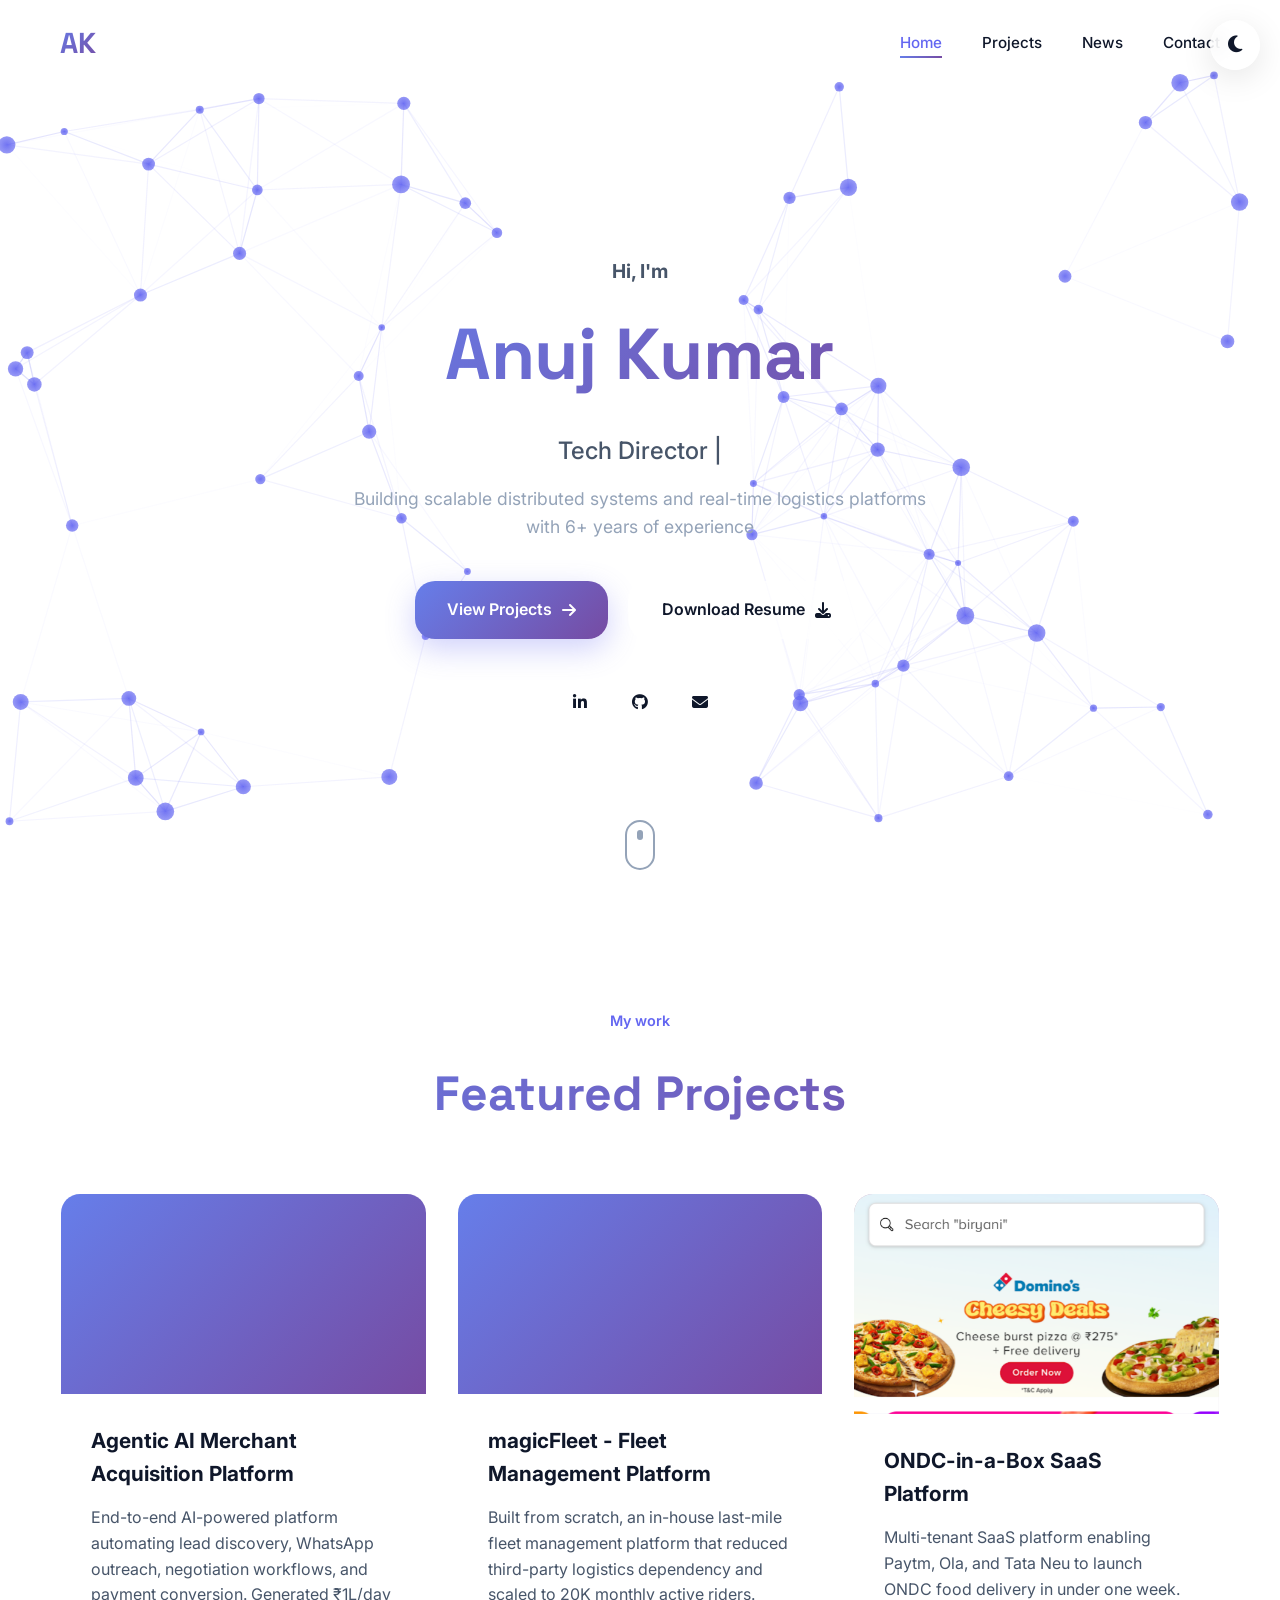
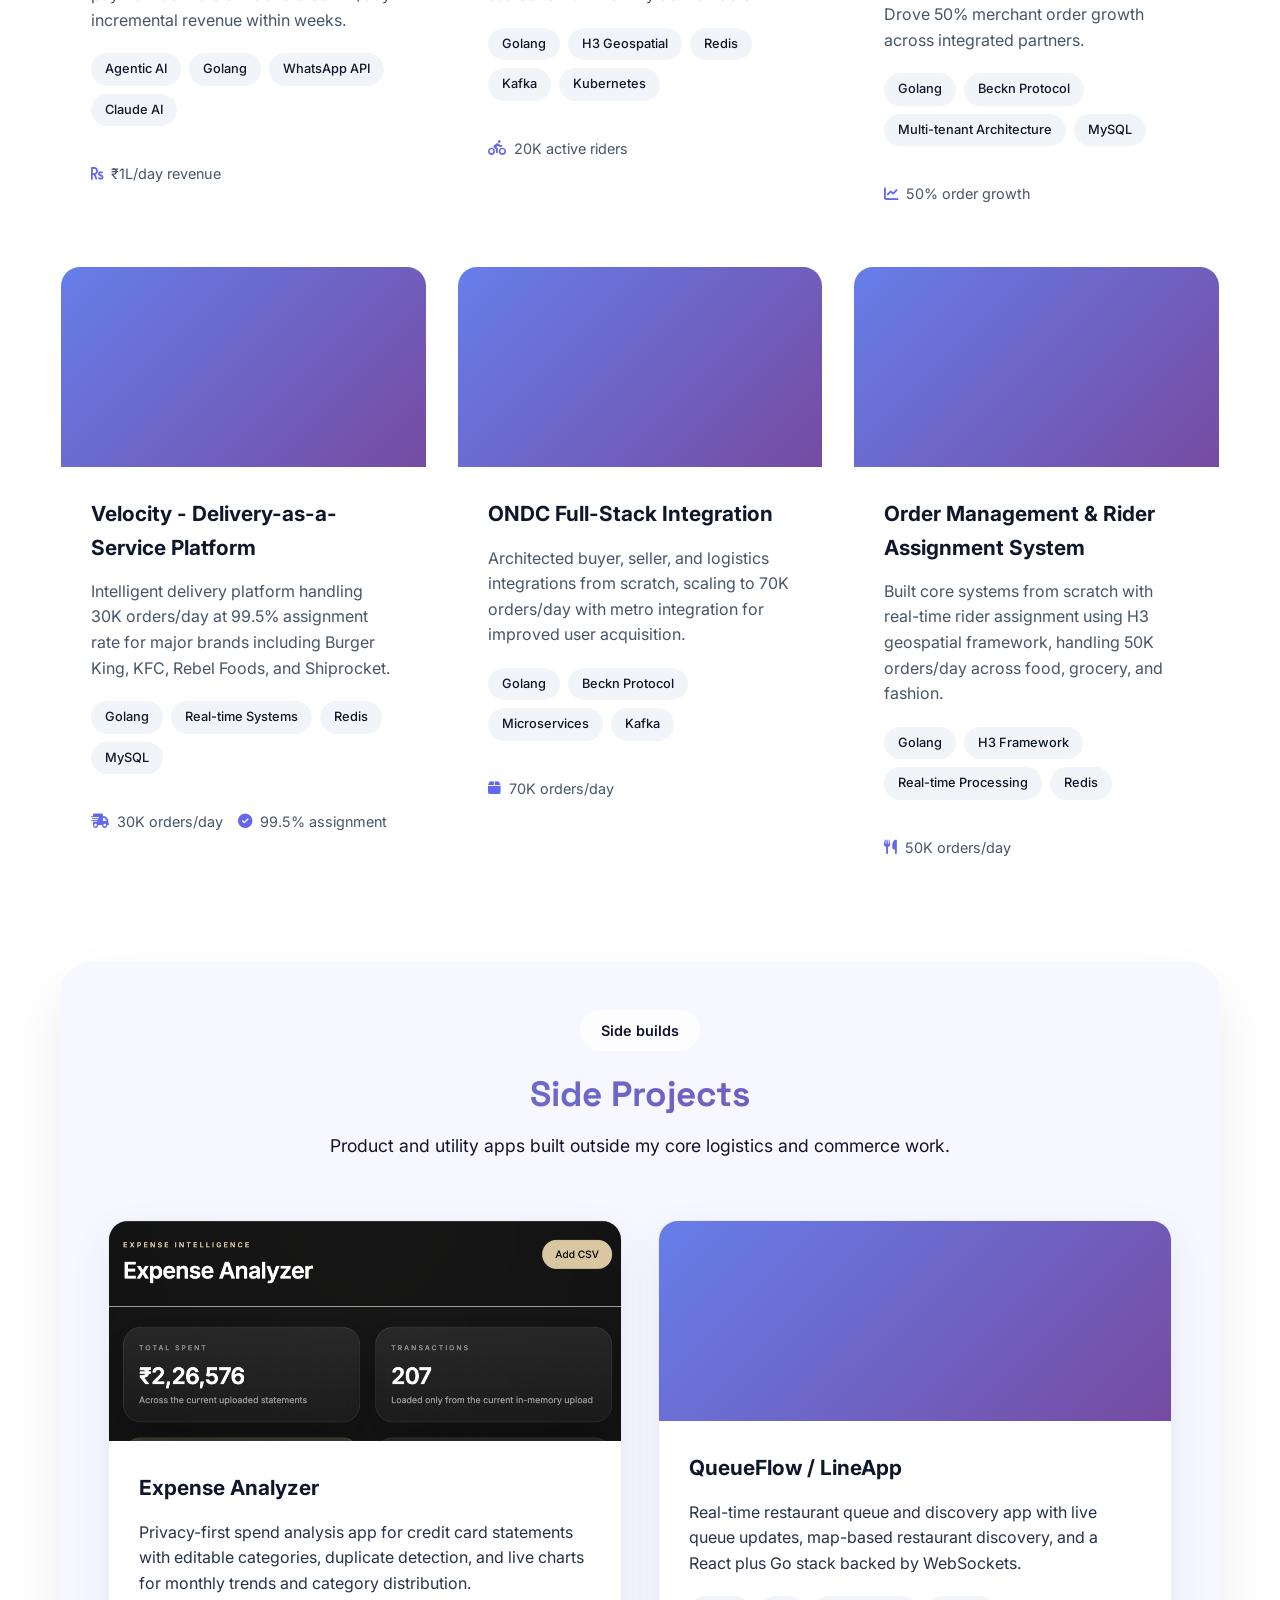
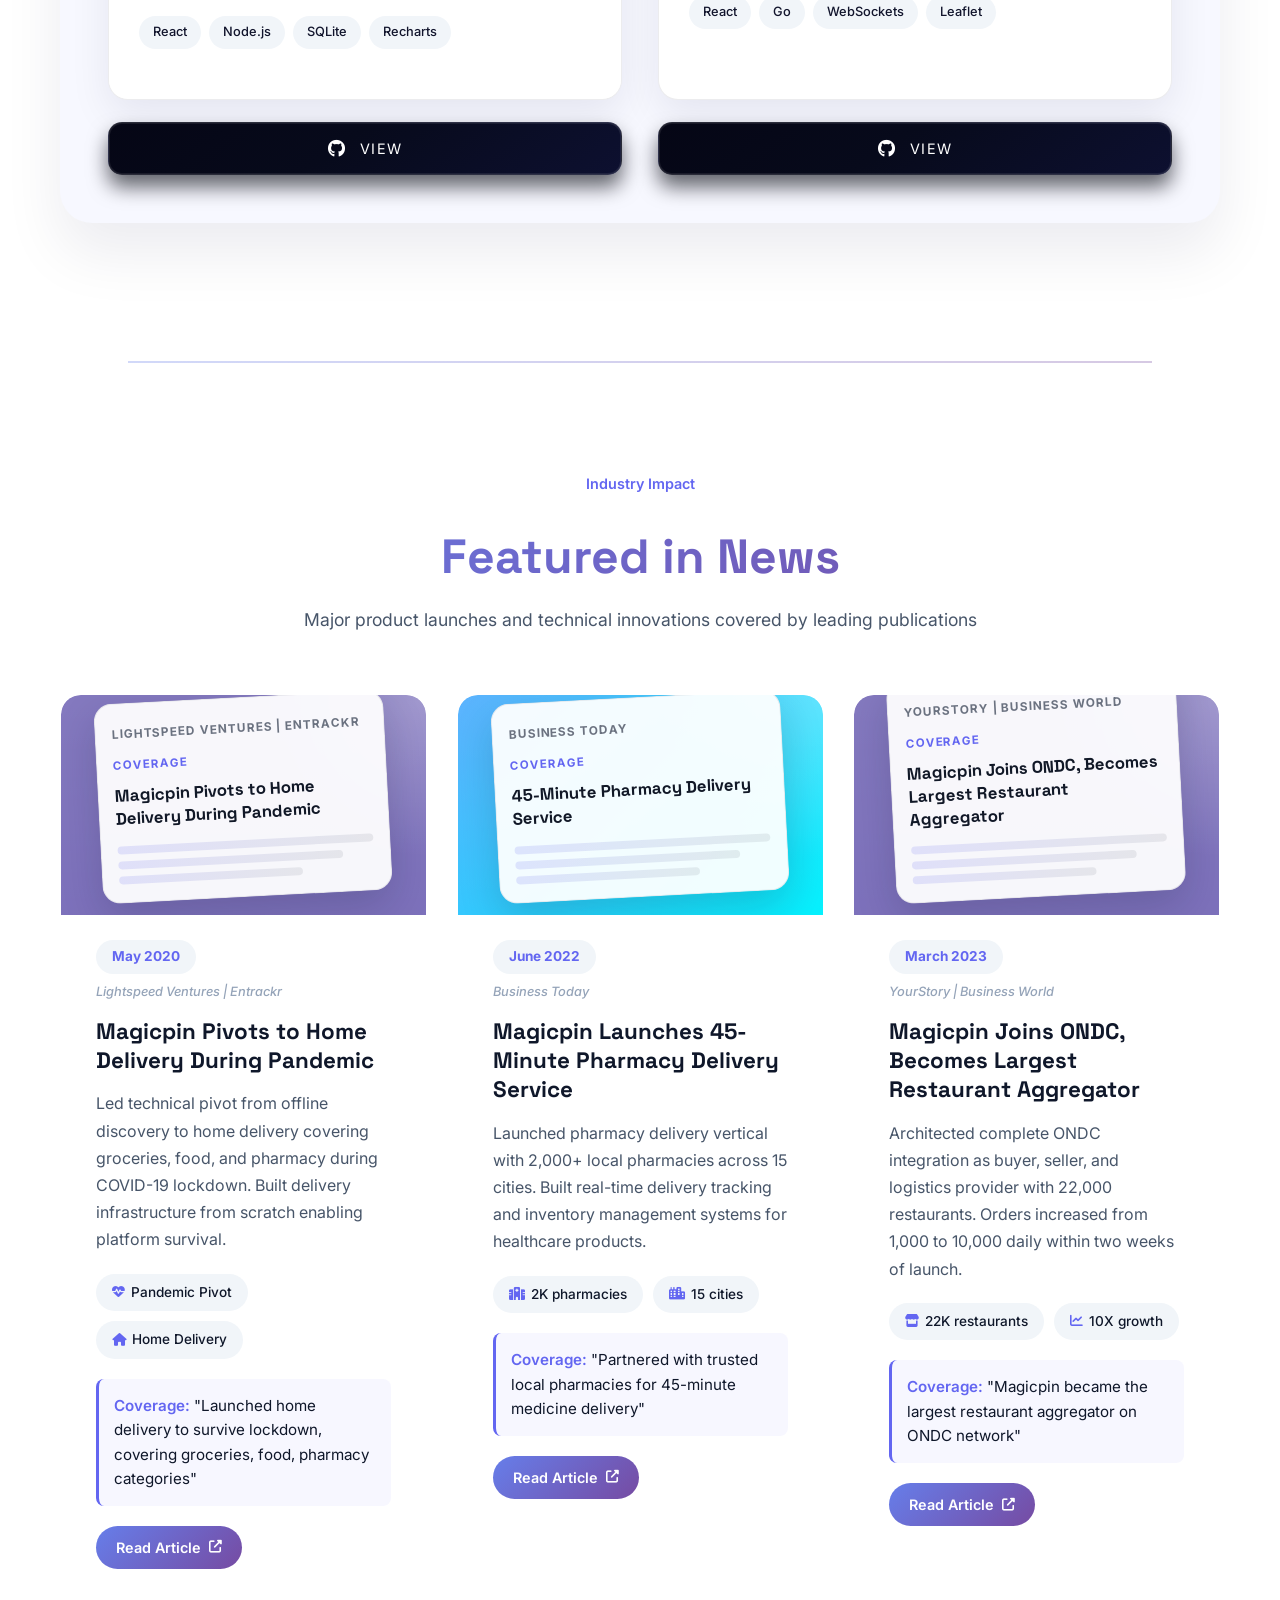
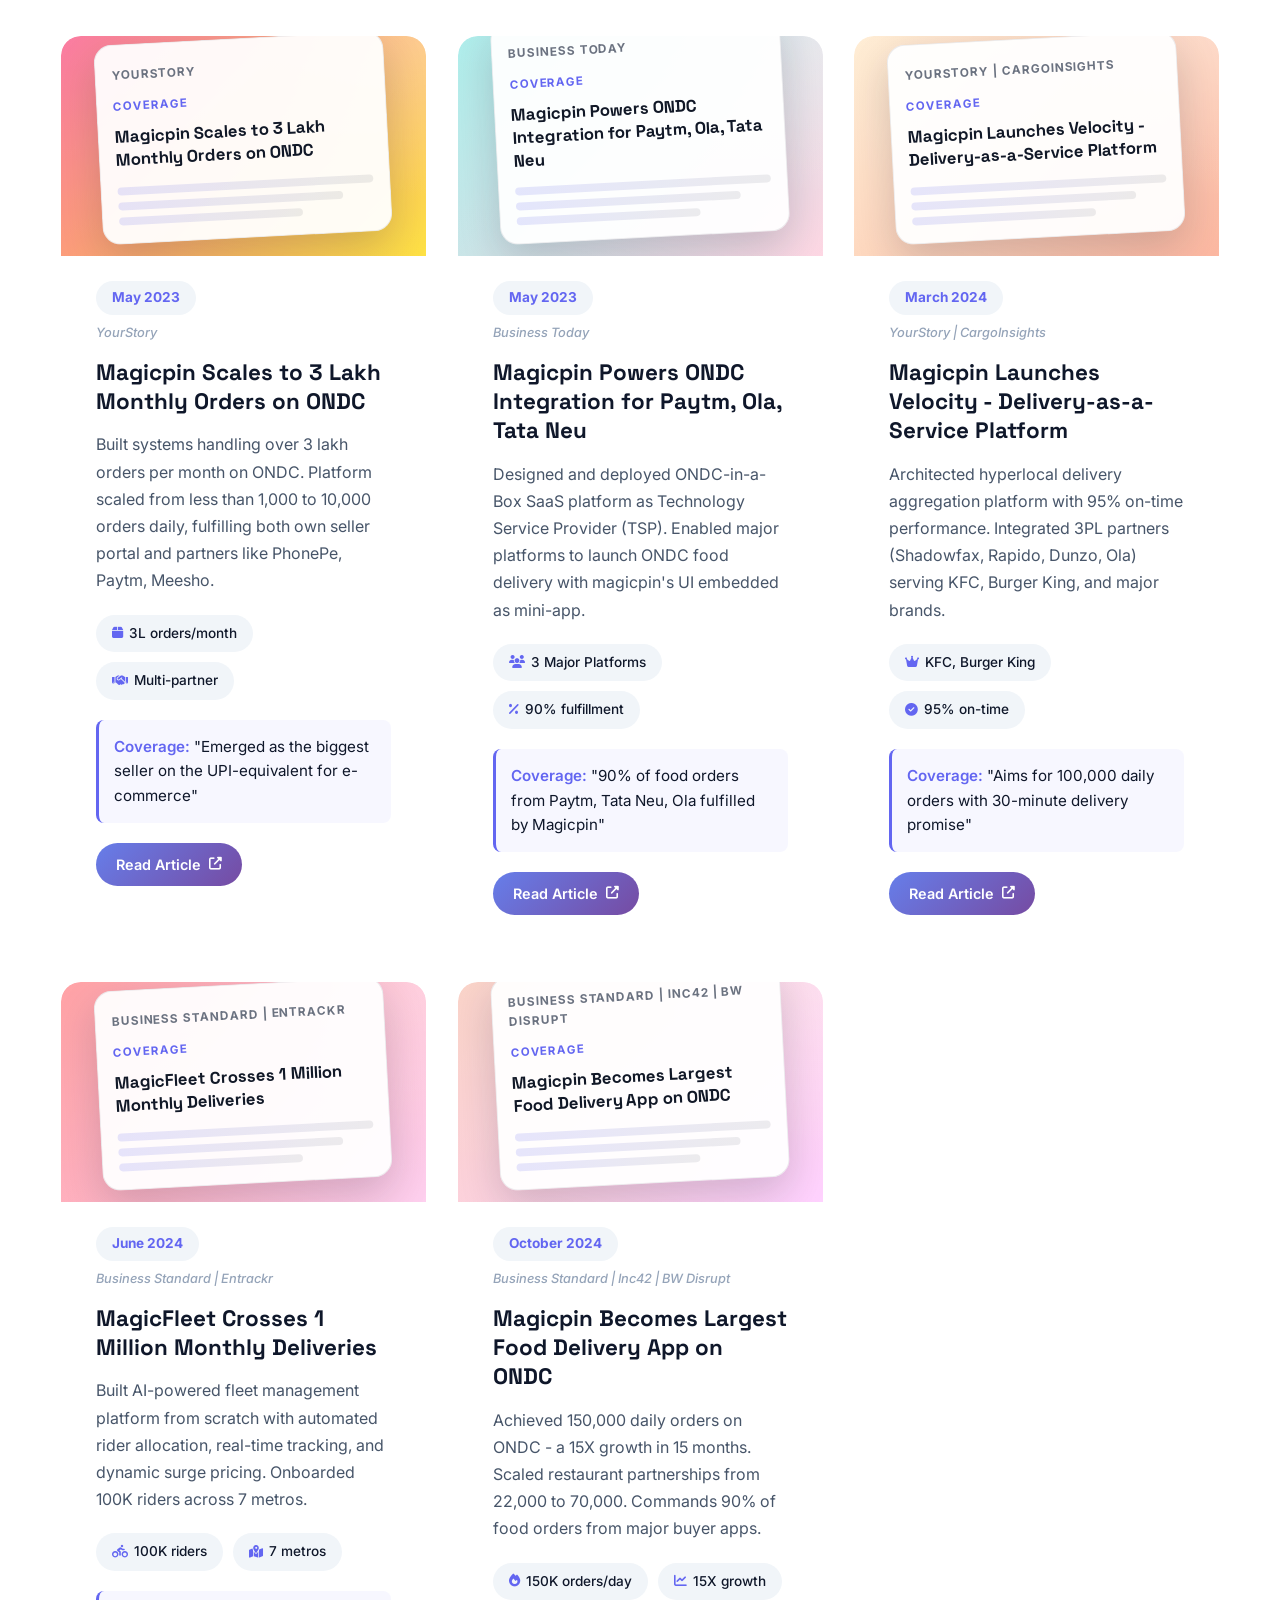
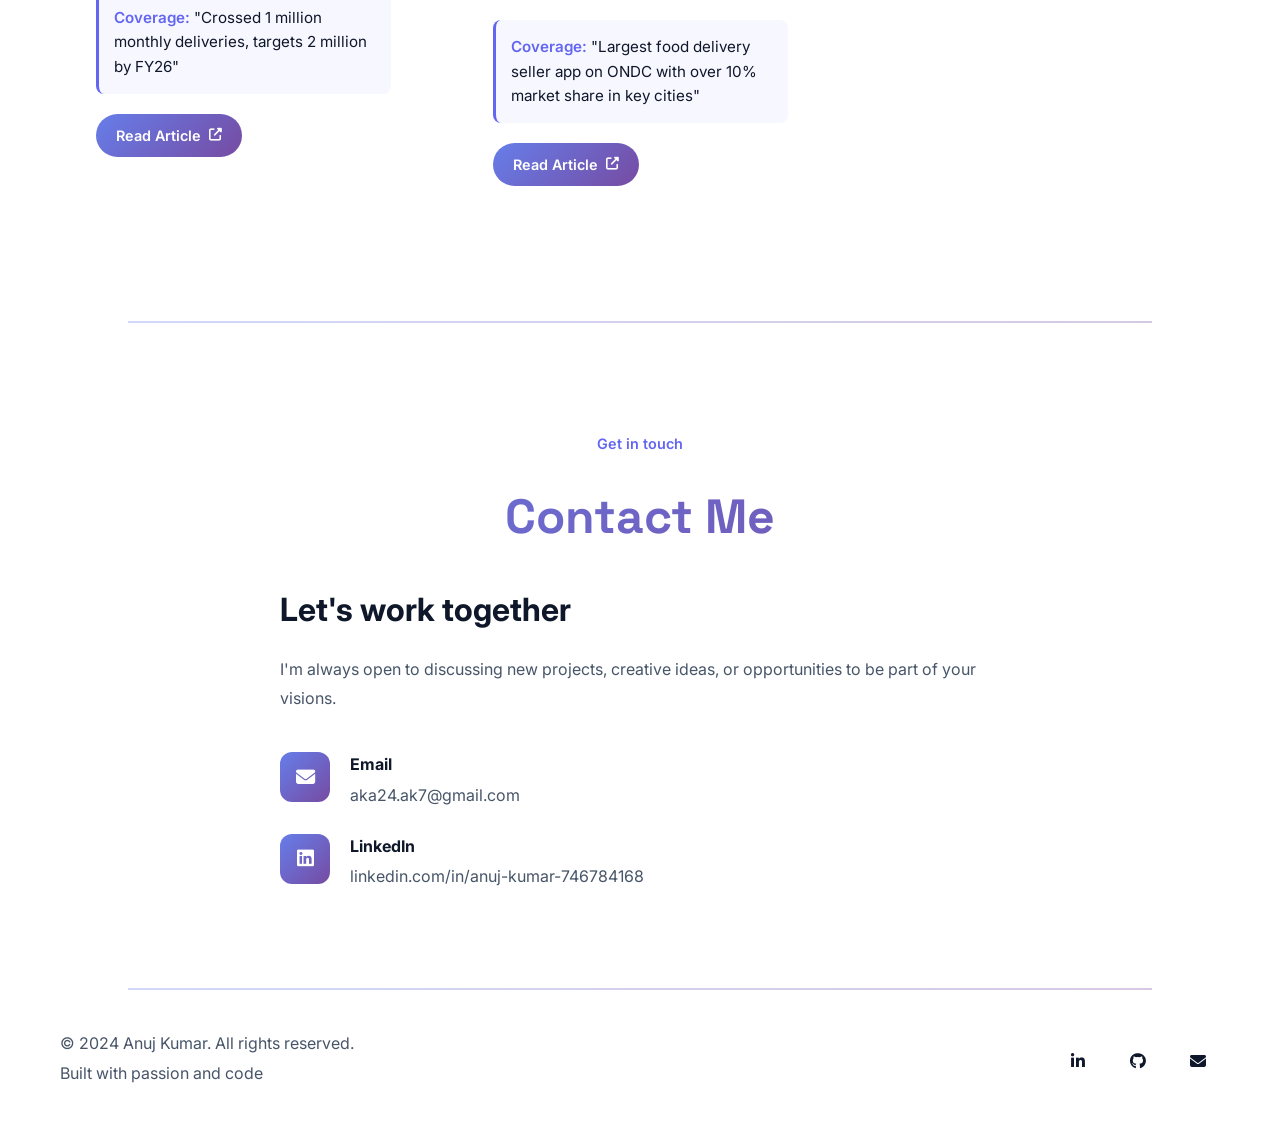
<file: index.html>
<!DOCTYPE html>
<html lang="en">
<head>
    <meta charset="UTF-8">
    <meta name="viewport" content="width=device-width, initial-scale=1.0">
    <meta name="description" content="Anuj Kumar - Tech Director & Engineering Manager with 6+ years experience in distributed systems, Golang, and platform development">
    <meta name="keywords" content="Anuj Kumar, Software Engineer, Tech Director, Golang, System Design, Backend Developer">
    <meta name="author" content="Anuj Kumar">
    <title>Anuj Kumar - Tech Director & Engineering Leader</title>

    <!-- Preconnect for performance -->
    <link rel="preconnect" href="https://fonts.googleapis.com">
    <link rel="preconnect" href="https://fonts.gstatic.com" crossorigin>

    <!-- Google Fonts -->
    <link href="https://fonts.googleapis.com/css2?family=Inter:wght@300;400;500;600;700;800&family=Space+Grotesk:wght@400;500;600;700&display=swap" rel="stylesheet">

    <!-- Font Awesome -->
    <link rel="stylesheet" href="https://cdnjs.cloudflare.com/ajax/libs/font-awesome/6.4.0/css/all.min.css">

    <!-- CSS -->
    <link rel="stylesheet" href="css/style.css">
</head>
<body>
    <!-- Theme Toggle Button -->
    <button id="theme-toggle" class="theme-toggle" aria-label="Toggle dark/light mode">
        <i class="fas fa-moon"></i>
    </button>

    <!-- Back to Top Button -->
    <button id="back-to-top" class="back-to-top" aria-label="Back to top">
        <i class="fas fa-arrow-up"></i>
    </button>

    <!-- Navigation -->
    <nav class="navbar" id="navbar">
        <div class="container">
            <div class="nav-content">
                <a href="#home" class="nav-logo">AK</a>
                <span class="nav-section-title" id="nav-section-title">Home</span>
                <ul class="nav-menu" id="nav-menu">
                    <li><a href="#home" class="nav-link">Home</a></li>
                    <li><a href="#projects" class="nav-link">Projects</a></li>
                    <li><a href="#news" class="nav-link">News</a></li>
                    <li><a href="#contact" class="nav-link">Contact</a></li>
                </ul>
                <button class="nav-toggle" id="nav-toggle" aria-label="Toggle navigation menu">
                    <span></span>
                    <span></span>
                    <span></span>
                </button>
            </div>
        </div>
    </nav>

    <!-- Hero Section -->
    <section id="home" class="hero">
        <div class="particles-container" id="particles"></div>
        <div class="container">
            <div class="hero-content">
                <div class="hero-text">
                    <h1 class="hero-title">
                        <span class="greeting">Hi, I'm</span>
                        <span class="name">Anuj Kumar</span>
                    </h1>
                    <p class="hero-tagline">Tech Director | Engineering Manager | System Architect</p>
                    <p class="hero-description">
                        Building scalable distributed systems and real-time logistics platforms with 6+ years of experience
                    </p>
                    <div class="hero-buttons">
                        <a href="#projects" class="btn btn-primary">
                            <span>View Projects</span>
                            <i class="fas fa-arrow-right"></i>
                        </a>
                        <a href="assets/resume/resume.pdf" download class="btn btn-secondary">
                            <span>Download Resume</span>
                            <i class="fas fa-download"></i>
                        </a>
                    </div>
                    <div class="hero-social">
                        <a href="https://www.linkedin.com/in/anuj-kumar-746784168/" target="_blank" rel="noopener" class="social-link" aria-label="LinkedIn">
                            <i class="fab fa-linkedin-in"></i>
                        </a>
                        <a href="https://github.com/anujkr2407" target="_blank" rel="noopener" class="social-link" aria-label="GitHub">
                            <i class="fab fa-github"></i>
                        </a>
                        <a href="mailto:aka24.ak7@gmail.com" class="social-link" aria-label="Email">
                            <i class="fas fa-envelope"></i>
                        </a>
                    </div>
                </div>
            </div>
        </div>
        <div class="scroll-indicator">
            <span></span>
        </div>
    </section>

    <!-- Projects Section -->
    <section id="projects" class="projects section">
        <div class="container">
            <div class="section-header">
                <span class="section-label">My work</span>
                <h2 class="section-title">Featured Projects</h2>
            </div>
            <div class="projects-grid">
                <!-- Project 1: Agentic AI Platform -->
                <div class="project-card">
                    <div class="project-image">
                        <div class="project-overlay">
                            <div class="project-links">
                                <a href="#" class="project-link" aria-label="View project">
                                    <i class="fas fa-external-link-alt"></i>
                                </a>
                            </div>
                        </div>
                    </div>
                    <div class="project-content">
                        <h3>Agentic AI Merchant Acquisition Platform</h3>
                        <p>End-to-end AI-powered platform automating lead discovery, WhatsApp outreach, negotiation workflows, and payment conversion. Generated ₹1L/day incremental revenue within weeks.</p>
                        <div class="project-tech">
                            <span>Agentic AI</span>
                            <span>Golang</span>
                            <span>WhatsApp API</span>
                            <span>Claude AI</span>
                        </div>
                        <div class="project-stats">
                            <div class="stat">
                                <i class="fas fa-rupee-sign"></i>
                                <span>₹1L/day revenue</span>
                            </div>
                        </div>
                    </div>
                </div>

                <!-- Project 2: magicFleet -->
                <div class="project-card">
                    <div class="project-image">
                        <div class="project-overlay">
                            <div class="project-links">
                                <a href="https://play.google.com/store/apps/details?id=com.magicpin.fleet&hl=en_IN" target="_blank" rel="noopener" class="project-link" aria-label="View project">
                                    <i class="fas fa-external-link-alt"></i>
                                </a>
                            </div>
                        </div>
                    </div>
                    <div class="project-content">
                        <h3>magicFleet - Fleet Management Platform</h3>
                        <p>Built from scratch, an in-house last-mile fleet management platform that reduced third-party logistics dependency and scaled to 20K monthly active riders.</p>
                        <div class="project-tech">
                            <span>Golang</span>
                            <span>H3 Geospatial</span>
                            <span>Redis</span>
                            <span>Kafka</span>
                            <span>Kubernetes</span>
                        </div>
                        <div class="project-stats">
                            <div class="stat">
                                <i class="fas fa-biking"></i>
                                <span>20K active riders</span>
                            </div>
                        </div>
                    </div>
                </div>

                <!-- Project 3: ONDC-in-a-Box -->
                <div class="project-card project-card--ondc js-hover-video-card">
                    <div class="project-card-flip js-hover-video-card">
                        <div class="project-card-face project-card-face--front">
                            <div class="project-image project-image--ondc">
                                <img
                                    class="project-image-asset"
                                    src="assets/media/ondc-thumbnail.png"
                                    alt="ONDC-in-a-Box product thumbnail"
                                >
                            </div>
                            <div class="project-content">
                                <h3>ONDC-in-a-Box SaaS Platform</h3>
                                <p>Multi-tenant SaaS platform enabling Paytm, Ola, and Tata Neu to launch ONDC food delivery in under one week. Drove 50% merchant order growth across integrated partners.</p>
                                <div class="project-tech">
                                    <span>Golang</span>
                                    <span>Beckn Protocol</span>
                                    <span>Multi-tenant Architecture</span>
                                    <span>MySQL</span>
                                </div>
                                <div class="project-stats">
                                    <div class="stat">
                                        <i class="fas fa-chart-line"></i>
                                        <span>50% order growth</span>
                                    </div>
                                </div>
                            </div>
                        </div>
                        <div class="project-card-face project-card-face--back">
                            <video class="project-hover-video" muted loop playsinline preload="none" poster="assets/media/ondc-thumbnail.png">
                                <source src="assets/media/ondc-hover.mp4" type="video/mp4">
                            </video>
                        </div>
                    </div>
                </div>

                <!-- Project 4: Velocity DaaS -->
                <div class="project-card">
                    <div class="project-image">
                        <div class="project-overlay">
                            <div class="project-links">
                                <a href="#" class="project-link" aria-label="View project">
                                    <i class="fas fa-external-link-alt"></i>
                                </a>
                            </div>
                        </div>
                    </div>
                    <div class="project-content">
                        <h3>Velocity - Delivery-as-a-Service Platform</h3>
                        <p>Intelligent delivery platform handling 30K orders/day at 99.5% assignment rate for major brands including Burger King, KFC, Rebel Foods, and Shiprocket.</p>
                        <div class="project-tech">
                            <span>Golang</span>
                            <span>Real-time Systems</span>
                            <span>Redis</span>
                            <span>MySQL</span>
                        </div>
                        <div class="project-stats">
                            <div class="stat">
                                <i class="fas fa-shipping-fast"></i>
                                <span>30K orders/day</span>
                            </div>
                            <div class="stat">
                                <i class="fas fa-check-circle"></i>
                                <span>99.5% assignment</span>
                            </div>
                        </div>
                    </div>
                </div>

                <!-- Project 5: ONDC Integration -->
                <div class="project-card">
                    <div class="project-image">
                        <div class="project-overlay">
                            <div class="project-links">
                                <a href="#" class="project-link" aria-label="View project">
                                    <i class="fas fa-external-link-alt"></i>
                                </a>
                            </div>
                        </div>
                    </div>
                    <div class="project-content">
                        <h3>ONDC Full-Stack Integration</h3>
                        <p>Architected buyer, seller, and logistics integrations from scratch, scaling to 70K orders/day with metro integration for improved user acquisition.</p>
                        <div class="project-tech">
                            <span>Golang</span>
                            <span>Beckn Protocol</span>
                            <span>Microservices</span>
                            <span>Kafka</span>
                        </div>
                        <div class="project-stats">
                            <div class="stat">
                                <i class="fas fa-box"></i>
                                <span>70K orders/day</span>
                            </div>
                        </div>
                    </div>
                </div>

                <!-- Project 6: Order Management System -->
                <div class="project-card">
                    <div class="project-image">
                        <div class="project-overlay">
                            <div class="project-links">
                                <a href="#" class="project-link" aria-label="View project">
                                    <i class="fas fa-external-link-alt"></i>
                                </a>
                            </div>
                        </div>
                    </div>
                    <div class="project-content">
                        <h3>Order Management & Rider Assignment System</h3>
                        <p>Built core systems from scratch with real-time rider assignment using H3 geospatial framework, handling 50K orders/day across food, grocery, and fashion.</p>
                        <div class="project-tech">
                            <span>Golang</span>
                            <span>H3 Framework</span>
                            <span>Real-time Processing</span>
                            <span>Redis</span>
                        </div>
                        <div class="project-stats">
                            <div class="stat">
                                <i class="fas fa-utensils"></i>
                                <span>50K orders/day</span>
                            </div>
                        </div>
                    </div>
                </div>
            </div>

            <div class="projects-subsection">
                <div class="section-header">
                    <span class="section-label">Side builds</span>
                    <h3 class="section-title section-title-small">Side Projects</h3>
                    <p class="section-subtitle">Product and utility apps built outside my core logistics and commerce work.</p>
                </div>
                <div class="projects-grid side-projects-grid">
                    <div class="side-project-card">
                        <div class="project-card project-card--spend js-hover-video-card">
                            <div class="project-card-flip">
                                <div class="project-card-face project-card-face--front">
                                    <div class="project-image project-image--spend">
                                        <img
                                            class="project-image-asset"
                                            src="assets/media/spend-analyser.png"
                                            alt="Expense Analyzer product thumbnail"
                                        >
                                    </div>
                                    <div class="project-content">
                                        <h3>Expense Analyzer</h3>
                                        <p>Privacy-first spend analysis app for credit card statements with editable categories, duplicate detection, and live charts for monthly trends and category distribution.</p>
                                        <div class="project-tech">
                                            <span>React</span>
                                            <span>Node.js</span>
                                            <span>SQLite</span>
                                            <span>Recharts</span>
                                        </div>
                                    </div>
                                </div>
                                <div class="project-card-face project-card-face--back">
                                    <video class="project-hover-video" muted loop playsinline preload="none" poster="assets/media/spend-analyser.png">
                                        <source src="assets/media/spend-analyser.mp4" type="video/mp4">
                                    </video>
                                </div>
                            </div>
                        </div>
                        <div class="project-cta project-cta--spend">
                            <a href="https://github.com/anujkr2407/spend_analyser" target="_blank" rel="noopener" class="project-link-text project-link-text--block">
                                <i class="fab fa-github" aria-hidden="true"></i>
                                View
                            </a>
                        </div>
                    </div>
                    <div class="side-project-card">
                        <div class="project-card">
                            <div class="project-image">
                                <div class="project-overlay">
                                    <div class="project-links">
                                        <a href="https://github.com/anujkr2407/LineApp" target="_blank" rel="noopener" class="project-link" aria-label="View project">
                                            <i class="fas fa-external-link-alt"></i>
                                        </a>
                                    </div>
                                </div>
                            </div>
                            <div class="project-content">
                                <h3>QueueFlow / LineApp</h3>
                                <p>Real-time restaurant queue and discovery app with live queue updates, map-based restaurant discovery, and a React plus Go stack backed by WebSockets.</p>
                                <div class="project-tech">
                                    <span>React</span>
                                    <span>Go</span>
                                    <span>WebSockets</span>
                                    <span>Leaflet</span>
                                </div>
                            </div>
                        </div>
                        <div class="project-cta project-cta--lineapp">
                            <a href="https://github.com/anujkr2407/LineApp" target="_blank" rel="noopener" class="project-link-text project-link-text--block">
                                <i class="fab fa-github" aria-hidden="true"></i>
                                View
                            </a>
                        </div>
                    </div>
                </div>
            </div>
        </div>
    </section>
    <!-- Featured in News Section -->
    <section id="news" class="news section">
        <div class="container">
            <div class="section-header">
                <span class="section-label">Industry Impact</span>
                <h2 class="section-title">Featured in News</h2>
                <p class="section-subtitle">Major product launches and technical innovations covered by leading publications</p>
            </div>
            <div class="news-grid">
                <!-- News 0: Pandemic Pivot 2020 -->
                <div class="news-card">
                    <div class="news-header-image" style="background: #7A6EBA;">
                        <div class="news-thumbnail-card">
                            <span class="news-thumbnail-source">Lightspeed Ventures | Entrackr</span>
                            <div class="news-thumbnail-copy">
                                <span class="news-thumbnail-kicker">Coverage</span>
                                <h4>Magicpin Pivots to Home Delivery During Pandemic</h4>
                                <div class="news-thumbnail-lines">
                                    <span></span>
                                    <span></span>
                                    <span></span>
                                </div>
                            </div>
                        </div>
                    </div>
                    <div class="news-content">
                        <span class="news-date">May 2020</span>
                        <span class="news-source">Lightspeed Ventures | Entrackr</span>
                        <h3>Magicpin Pivots to Home Delivery During Pandemic</h3>
                        <p>Led technical pivot from offline discovery to home delivery covering groceries, food, and pharmacy during COVID-19 lockdown. Built delivery infrastructure from scratch enabling platform survival.</p>
                        <div class="news-tags">
                            <span><i class="fas fa-heartbeat"></i> Pandemic Pivot</span>
                            <span><i class="fas fa-home"></i> Home Delivery</span>
                        </div>
                        <div class="news-highlight">
                            <p><strong>Coverage:</strong> "Launched home delivery to survive lockdown, covering groceries, food, pharmacy categories"</p>
                        </div>
                        <a href="https://lsvp.com/stories/magicpin-a-story-of-innovation-and-growth/" target="_blank" rel="noopener" class="news-link">
                            <span>Read Article</span>
                            <i class="fas fa-external-link-alt"></i>
                        </a>
                    </div>
                </div>

                <!-- News 2: Pharmacy Launch -->
                <div class="news-card">
                    <div class="news-header-image" style="background: linear-gradient(135deg, #4facfe 0%, #00f2fe 100%);">
                        <div class="news-thumbnail-card">
                            <span class="news-thumbnail-source">Business Today</span>
                            <div class="news-thumbnail-copy">
                                <span class="news-thumbnail-kicker">Coverage</span>
                                <h4>45-Minute Pharmacy Delivery Service</h4>
                                <div class="news-thumbnail-lines">
                                    <span></span>
                                    <span></span>
                                    <span></span>
                                </div>
                            </div>
                        </div>
                    </div>
                    <div class="news-content">
                        <span class="news-date">June 2022</span>
                        <span class="news-source">Business Today</span>
                        <h3>Magicpin Launches 45-Minute Pharmacy Delivery Service</h3>
                        <p>Launched pharmacy delivery vertical with 2,000+ local pharmacies across 15 cities. Built real-time delivery tracking and inventory management systems for healthcare products.</p>
                        <div class="news-tags">
                            <span><i class="fas fa-hospital"></i> 2K pharmacies</span>
                            <span><i class="fas fa-city"></i> 15 cities</span>
                        </div>
                        <div class="news-highlight">
                            <p><strong>Coverage:</strong> "Partnered with trusted local pharmacies for 45-minute medicine delivery"</p>
                        </div>
                        <a href="https://www.businesstoday.in/latest/corporate/story/e-commerce-platform-magicpin-launches-45-min-pharmacy-delivery-service-336004-2022-06-01" target="_blank" rel="noopener" class="news-link">
                            <span>Read Article</span>
                            <i class="fas fa-external-link-alt"></i>
                        </a>
                    </div>
                </div>

                <!-- News 3: ONDC Integration -->
                <div class="news-card">
                    <div class="news-header-image" style="background: #7A6EBA;">
                        <div class="news-thumbnail-card">
                            <span class="news-thumbnail-source">YourStory | Business World</span>
                            <div class="news-thumbnail-copy">
                                <span class="news-thumbnail-kicker">Coverage</span>
                                <h4>Magicpin Joins ONDC, Becomes Largest Restaurant Aggregator</h4>
                                <div class="news-thumbnail-lines">
                                    <span></span>
                                    <span></span>
                                    <span></span>
                                </div>
                            </div>
                        </div>
                    </div>
                    <div class="news-content">
                        <span class="news-date">March 2023</span>
                        <span class="news-source">YourStory | Business World</span>
                        <h3>Magicpin Joins ONDC, Becomes Largest Restaurant Aggregator</h3>
                        <p>Architected complete ONDC integration as buyer, seller, and logistics provider with 22,000 restaurants. Orders increased from 1,000 to 10,000 daily within two weeks of launch.</p>
                        <div class="news-tags">
                            <span><i class="fas fa-store"></i> 22K restaurants</span>
                            <span><i class="fas fa-chart-line"></i> 10X growth</span>
                        </div>
                        <div class="news-highlight">
                            <p><strong>Coverage:</strong> "Magicpin became the largest restaurant aggregator on ONDC network"</p>
                        </div>
                        <a href="https://yourstory.com/2023/03/magicpin-joins-ondc-food-beverage-sellers" target="_blank" rel="noopener" class="news-link">
                            <span>Read Article</span>
                            <i class="fas fa-external-link-alt"></i>
                        </a>
                    </div>
                </div>

                <!-- News 4: ONDC Scale Achievement -->
                <div class="news-card">
                    <div class="news-header-image" style="background: linear-gradient(135deg, #fa709a 0%, #fee140 100%);">
                        <div class="news-thumbnail-card">
                            <span class="news-thumbnail-source">YourStory</span>
                            <div class="news-thumbnail-copy">
                                <span class="news-thumbnail-kicker">Coverage</span>
                                <h4>Magicpin Scales to 3 Lakh Monthly Orders on ONDC</h4>
                                <div class="news-thumbnail-lines">
                                    <span></span>
                                    <span></span>
                                    <span></span>
                                </div>
                            </div>
                        </div>
                    </div>
                    <div class="news-content">
                        <span class="news-date">May 2023</span>
                        <span class="news-source">YourStory</span>
                        <h3>Magicpin Scales to 3 Lakh Monthly Orders on ONDC</h3>
                        <p>Built systems handling over 3 lakh orders per month on ONDC. Platform scaled from less than 1,000 to 10,000 orders daily, fulfilling both own seller portal and partners like PhonePe, Paytm, Meesho.</p>
                        <div class="news-tags">
                            <span><i class="fas fa-box"></i> 3L orders/month</span>
                            <span><i class="fas fa-handshake"></i> Multi-partner</span>
                        </div>
                        <div class="news-highlight">
                            <p><strong>Coverage:</strong> "Emerged as the biggest seller on the UPI-equivalent for e-commerce"</p>
                        </div>
                        <a href="https://yourstory.com/2023/05/magicpin-scales-up-to-more-than-3-lakhs-delivery-ondc" target="_blank" rel="noopener" class="news-link">
                            <span>Read Article</span>
                            <i class="fas fa-external-link-alt"></i>
                        </a>
                    </div>
                </div>

                <!-- News 5: Paytm Integration -->
                <div class="news-card">
                    <div class="news-header-image" style="background: linear-gradient(135deg, #a8edea 0%, #fed6e3 100%);">
                        <div class="news-thumbnail-card">
                            <span class="news-thumbnail-source">Business Today</span>
                            <div class="news-thumbnail-copy">
                                <span class="news-thumbnail-kicker">Coverage</span>
                                <h4>Magicpin Powers ONDC Integration for Paytm, Ola, Tata Neu</h4>
                                <div class="news-thumbnail-lines">
                                    <span></span>
                                    <span></span>
                                    <span></span>
                                </div>
                            </div>
                        </div>
                    </div>
                    <div class="news-content">
                        <span class="news-date">May 2023</span>
                        <span class="news-source">Business Today</span>
                        <h3>Magicpin Powers ONDC Integration for Paytm, Ola, Tata Neu</h3>
                        <p>Designed and deployed ONDC-in-a-Box SaaS platform as Technology Service Provider (TSP). Enabled major platforms to launch ONDC food delivery with magicpin's UI embedded as mini-app.</p>
                        <div class="news-tags">
                            <span><i class="fas fa-users"></i> 3 Major Platforms</span>
                            <span><i class="fas fa-percentage"></i> 90% fulfillment</span>
                        </div>
                        <div class="news-highlight">
                            <p><strong>Coverage:</strong> "90% of food orders from Paytm, Tata Neu, Ola fulfilled by Magicpin"</p>
                        </div>
                        <a href="https://www.businesstoday.in/entrepreneurship/story/how-magicpin-from-paytms-forgotten-mini-app-store-helped-it-capture-the-ondc-momentum-381350-2023-05-15" target="_blank" rel="noopener" class="news-link">
                            <span>Read Article</span>
                            <i class="fas fa-external-link-alt"></i>
                        </a>
                    </div>
                </div>

                <!-- News 6: Velocity DaaS Launch -->
                <div class="news-card">
                    <div class="news-header-image" style="background: linear-gradient(135deg, #ffecd2 0%, #fcb69f 100%);">
                        <div class="news-thumbnail-card">
                            <span class="news-thumbnail-source">YourStory | CargoInsights</span>
                            <div class="news-thumbnail-copy">
                                <span class="news-thumbnail-kicker">Coverage</span>
                                <h4>Magicpin Launches Velocity - Delivery-as-a-Service Platform</h4>
                                <div class="news-thumbnail-lines">
                                    <span></span>
                                    <span></span>
                                    <span></span>
                                </div>
                            </div>
                        </div>
                    </div>
                    <div class="news-content">
                        <span class="news-date">March 2024</span>
                        <span class="news-source">YourStory | CargoInsights</span>
                        <h3>Magicpin Launches Velocity - Delivery-as-a-Service Platform</h3>
                        <p>Architected hyperlocal delivery aggregation platform with 95% on-time performance. Integrated 3PL partners (Shadowfax, Rapido, Dunzo, Ola) serving KFC, Burger King, and major brands.</p>
                        <div class="news-tags">
                            <span><i class="fas fa-crown"></i> KFC, Burger King</span>
                            <span><i class="fas fa-check-circle"></i> 95% on-time</span>
                        </div>
                        <div class="news-highlight">
                            <p><strong>Coverage:</strong> "Aims for 100,000 daily orders with 30-minute delivery promise"</p>
                        </div>
                        <a href="https://yourstory.com/2024/03/magicpin-forays-into-hyperlocal-delivery-services-with-velocity" target="_blank" rel="noopener" class="news-link">
                            <span>Read Article</span>
                            <i class="fas fa-external-link-alt"></i>
                        </a>
                    </div>
                </div>

                <!-- News 7: magicFleet Launch -->
                <div class="news-card">
                    <div class="news-header-image" style="background: linear-gradient(135deg, #ff9a9e 0%, #fecfef 100%);">
                        <div class="news-thumbnail-card">
                            <span class="news-thumbnail-source">Business Standard | Entrackr</span>
                            <div class="news-thumbnail-copy">
                                <span class="news-thumbnail-kicker">Coverage</span>
                                <h4>MagicFleet Crosses 1 Million Monthly Deliveries</h4>
                                <div class="news-thumbnail-lines">
                                    <span></span>
                                    <span></span>
                                    <span></span>
                                </div>
                            </div>
                        </div>
                    </div>
                    <div class="news-content">
                        <span class="news-date">June 2024</span>
                        <span class="news-source">Business Standard | Entrackr</span>
                        <h3>MagicFleet Crosses 1 Million Monthly Deliveries</h3>
                        <p>Built AI-powered fleet management platform from scratch with automated rider allocation, real-time tracking, and dynamic surge pricing. Onboarded 100K riders across 7 metros.</p>
                        <div class="news-tags">
                            <span><i class="fas fa-biking"></i> 100K riders</span>
                            <span><i class="fas fa-map-marked-alt"></i> 7 metros</span>
                        </div>
                        <div class="news-highlight">
                            <p><strong>Coverage:</strong> "Crossed 1 million monthly deliveries, targets 2 million by FY26"</p>
                        </div>
                        <a href="https://www.business-standard.com/companies/start-ups/magicfleet-crosses-1-million-monthly-deliveries-eyes-2-million-in-fy26-125061901275_1.html" target="_blank" rel="noopener" class="news-link">
                            <span>Read Article</span>
                            <i class="fas fa-external-link-alt"></i>
                        </a>
                    </div>
                </div>

                <!-- News 8: ONDC Market Leader -->
                <div class="news-card">
                    <div class="news-header-image" style="background: linear-gradient(135deg, #fad0c4 0%, #ffd1ff 100%);">
                        <div class="news-thumbnail-card">
                            <span class="news-thumbnail-source">Business Standard | Inc42 | BW Disrupt</span>
                            <div class="news-thumbnail-copy">
                                <span class="news-thumbnail-kicker">Coverage</span>
                                <h4>Magicpin Becomes Largest Food Delivery App on ONDC</h4>
                                <div class="news-thumbnail-lines">
                                    <span></span>
                                    <span></span>
                                    <span></span>
                                </div>
                            </div>
                        </div>
                    </div>
                    <div class="news-content">
                        <span class="news-date">October 2024</span>
                        <span class="news-source">Business Standard | Inc42 | BW Disrupt</span>
                        <h3>Magicpin Becomes Largest Food Delivery App on ONDC</h3>
                        <p>Achieved 150,000 daily orders on ONDC - a 15X growth in 15 months. Scaled restaurant partnerships from 22,000 to 70,000. Commands 90% of food orders from major buyer apps.</p>
                        <div class="news-tags">
                            <span><i class="fas fa-fire"></i> 150K orders/day</span>
                            <span><i class="fas fa-chart-line"></i> 15X growth</span>
                        </div>
                        <div class="news-highlight">
                            <p><strong>Coverage:</strong> "Largest food delivery seller app on ONDC with over 10% market share in key cities"</p>
                        </div>
                        <a href="https://www.business-standard.com/companies/start-ups/magicpin-largest-food-delivery-app-on-ondc-logs-150-000-orders-daily-124100800892_1.html" target="_blank" rel="noopener" class="news-link">
                            <span>Read Article</span>
                            <i class="fas fa-external-link-alt"></i>
                        </a>
                    </div>
                </div>
            </div>
        </div>
    </section>

    <!-- Contact Section -->
    <section id="contact" class="contact section">
        <div class="container">
            <div class="section-header">
                <span class="section-label">Get in touch</span>
                <h2 class="section-title">Contact Me</h2>
            </div>
            <div class="contact-content">
                <div class="contact-info">
                    <h3>Let's work together</h3>
                    <p>I'm always open to discussing new projects, creative ideas, or opportunities to be part of your visions.</p>
                    <div class="contact-details">
                        <div class="contact-item">
                            <div class="contact-icon">
                                <i class="fas fa-envelope"></i>
                            </div>
                            <div>
                                <h4>Email</h4>
                                <a href="mailto:aka24.ak7@gmail.com">aka24.ak7@gmail.com</a>
                            </div>
                        </div>
                        <div class="contact-item">
                            <div class="contact-icon">
                                <i class="fab fa-linkedin"></i>
                            </div>
                            <div>
                                <h4>LinkedIn</h4>
                                <a href="https://www.linkedin.com/in/anuj-kumar-746784168/" target="_blank" rel="noopener">linkedin.com/in/anuj-kumar-746784168</a>
                            </div>
                        </div>
                    </div>
                </div>
            </div>
        </div>
    </section>

    <!-- Footer -->
    <footer class="footer">
        <div class="container">
            <div class="footer-content">
                <div class="footer-text">
                    <p>&copy; 2024 Anuj Kumar. All rights reserved.</p>
                    <p>Built with passion and code</p>
                </div>
                <div class="footer-social">
                    <a href="https://www.linkedin.com/in/anuj-kumar-746784168/" target="_blank" rel="noopener" class="social-link" aria-label="LinkedIn">
                        <i class="fab fa-linkedin-in"></i>
                    </a>
                    <a href="https://github.com/anujkr2407" target="_blank" rel="noopener" class="social-link" aria-label="GitHub">
                        <i class="fab fa-github"></i>
                    </a>
                    <a href="mailto:aka24.ak7@gmail.com" class="social-link" aria-label="Email">
                        <i class="fas fa-envelope"></i>
                    </a>
                </div>
            </div>
        </div>
    </footer>

    <!-- Scripts -->
    <script src="js/particles.js"></script>
    <script src="js/main.js"></script>
</body>
</html>
</file>
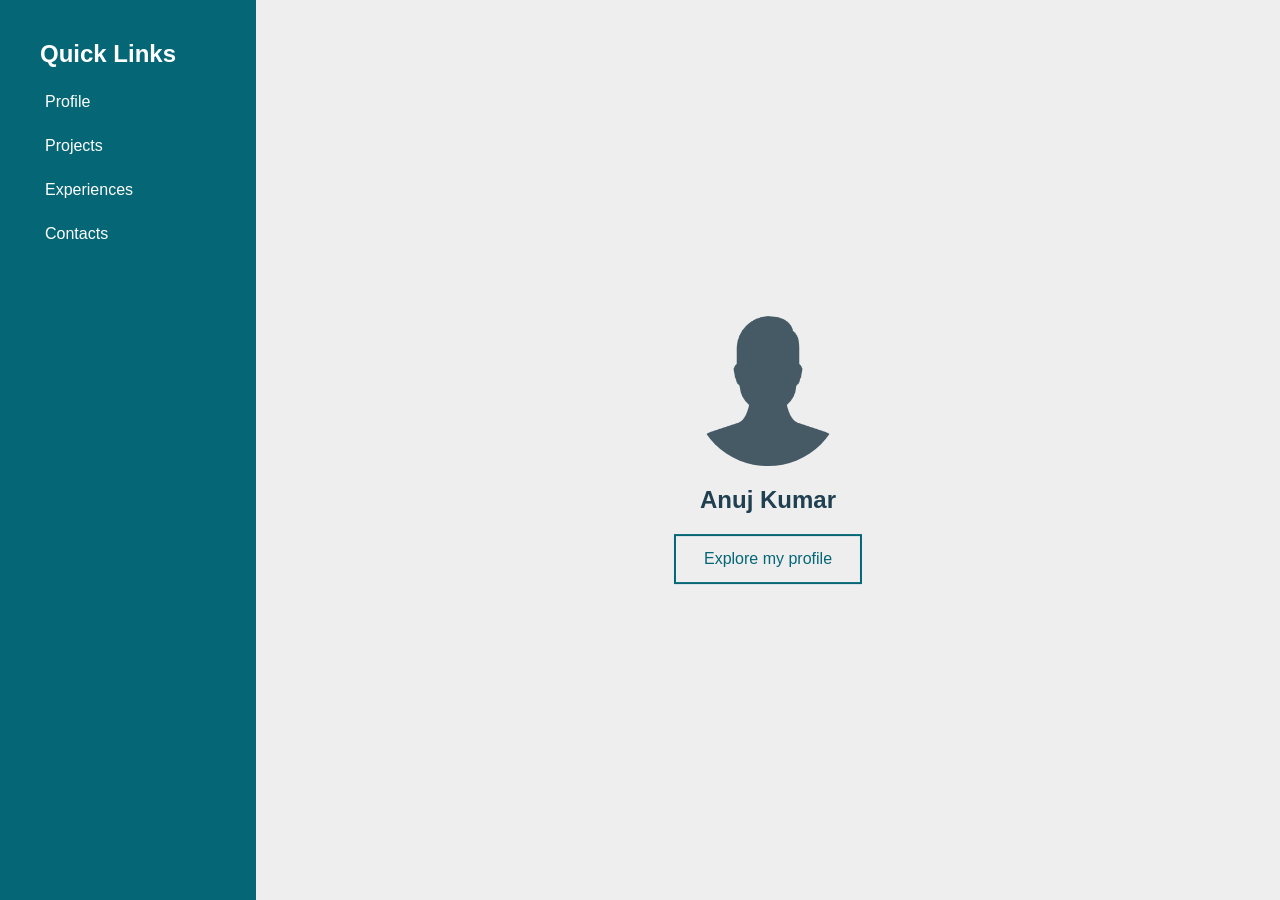
<file: index3.html>
</<!DOCTYPE html>
<html lang="en" dir="ltr">
  <head>
    <meta name="viewport" content="width=device-width, initial-scale=1">
<style>
body {
  font-family: Arial;
  color: white;
}

.split1 {
  height: 100%;
  width: 20%;
  position: fixed;
  z-index: 1;
  top: 0;
  overflow-x: hidden;
  padding-top: 20px;
}
.split2 {
  height: 100%;
  width: 80%;
  position: fixed;
  z-index: 1;
  top: 0;
  overflow-x: hidden;
}

.left {
  left: 0;
  background-color: #056676;
}

.right {
  right: 0;
  background-color: #eeeeee;
}

.centered {
  position: absolute;
  top: 50%;
  left: 50%;
  transform: translate(-50%, -50%);
  text-align: center;
}

.container {
  padding-left: 40px
}

.textContainer {
  padding : 5px
}

.centered img {
  width: 150px;
  border-radius: 50%;
}

.textHead {
  color: #204051;
}

.btn {
  border: 2px solid black;
  background-color: transparent;
  color: black;
  padding: 14px 28px;
  font-size: 16px;
  cursor: pointer;
}

.success {
  border-color: #056676;
  color: #056676;
}

.success:hover {
  background-color: #056676;
  color: white;
}


</style>
  </head>
  <body style="background-color:white">
    <div class="split1 left">
      <div class="container">
        <!-- <img src="img_avatar2.png" alt="Avatar woman"> -->
        <h2>Quick Links</h2>
        <p class="textContainer">Profile</p>
        <p class="textContainer">Projects</p>
        <p class="textContainer">Experiences</p>
        <p class="textContainer">Contacts</p>

      </div>
    </div>

    <div class="split2 right">
      <div class="centered">
        <img src="001-man.png" alt="Avatar man">
        <h2 class="textHead">Anuj Kumar</h2>
        <button class="btn success">Explore my profile</button>
      </div>
    </div>
  </body>
</html>
</file>
<file: css/style.css>
/* ==========================================
   CSS VARIABLES & THEME SYSTEM
   ========================================== */

:root {
    /* Light Mode Colors */
    --primary-color: #6366f1;
    --primary-dark: #4f46e5;
    --primary-light: #818cf8;
    --secondary-color: #ec4899;
    --accent-color: #8b5cf6;

    --bg-primary: #ffffff;
    --bg-secondary: #f8fafc;
    --bg-tertiary: #f1f5f9;

    --text-primary: #0f172a;
    --text-secondary: #475569;
    --text-tertiary: #94a3b8;

    --glass-bg: rgba(255, 255, 255, 0.7);
    --glass-border: rgba(255, 255, 255, 0.3);
    --shadow-color: rgba(0, 0, 0, 0.1);
    --cursor-color: rgba(99, 102, 241, 0.9);
    --cursor-ring: rgba(99, 102, 241, 0.18);
    --bg-radial-1: rgba(79, 172, 254, 0.08);
    --bg-radial-2: rgba(139, 92, 246, 0.08);
    --bg-radial-3: rgba(236, 72, 153, 0.06);
    --bg-gradient-start: #ffffff;
    --bg-gradient-end: #f8fafc;
    --bg-overlay: rgba(255, 255, 255, 0.72);
    --side-panel-bg: #f7f8ff;
    --side-panel-card-bg: #ffffff;
    --side-panel-border: rgba(15, 18, 46, 0.08);
    --side-panel-shadow: rgba(15, 17, 61, 0.08);
    --side-panel-text: #11142c;
    --side-panel-text-muted: #273149;
    --side-panel-chip-bg: rgba(15, 18, 46, 0.05);
    --side-panel-chip-text: #0f111f;
    --side-thumb-bg: rgba(4, 4, 10, 0.7);
    --side-thumb-border: rgba(255, 255, 255, 0.12);

    --gradient-1: linear-gradient(135deg, #667eea 0%, #764ba2 100%);
    --gradient-2: linear-gradient(135deg, #f093fb 0%, #f5576c 100%);
    --gradient-3: linear-gradient(135deg, #4facfe 0%, #00f2fe 100%);
    --gradient-4: linear-gradient(135deg, #43e97b 0%, #38f9d7 100%);

    /* Spacing */
    --section-padding: 100px;
    --container-padding: 20px;

    /* Transitions */
    --transition-fast: 0.2s ease;
    --transition-normal: 0.3s ease;
    --transition-slow: 0.5s ease;

    /* Border Radius */
    --radius-sm: 8px;
    --radius-md: 12px;
    --radius-lg: 20px;
    --radius-xl: 30px;
}

[data-theme="dark"] {
    --bg-primary: #0f172a;
    --bg-secondary: #1e293b;
    --bg-tertiary: #334155;

    --text-primary: #f1f5f9;
    --text-secondary: #cbd5e1;
    --text-tertiary: #64748b;

    --glass-bg: rgba(30, 41, 59, 0.7);
    --glass-border: rgba(255, 255, 255, 0.1);
    --shadow-color: rgba(0, 0, 0, 0.3);
    --cursor-color: rgba(99, 102, 241, 0.9);
    --cursor-ring: rgba(99, 102, 241, 0.18);
    --bg-radial-1: rgba(79, 172, 254, 0.08);
    --bg-radial-2: rgba(139, 92, 246, 0.08);
    --bg-radial-3: rgba(236, 72, 153, 0.06);
    --bg-gradient-start: #0f172a;
    --bg-gradient-end: #111827;
    --bg-overlay: rgba(15, 23, 42, 0.58);
    --side-panel-bg: rgba(10, 14, 32, 0.92);
    --side-panel-card-bg: rgba(17, 23, 47, 0.96);
    --side-panel-border: rgba(129, 140, 248, 0.14);
    --side-panel-shadow: rgba(2, 6, 23, 0.5);
    --side-panel-text: #e8ecff;
    --side-panel-text-muted: #b8c2df;
    --side-panel-chip-bg: rgba(129, 140, 248, 0.1);
    --side-panel-chip-text: #e4e8fb;
    --side-thumb-bg: rgba(8, 10, 22, 0.82);
    --side-thumb-border: rgba(129, 140, 248, 0.18);
    --gradient-1: linear-gradient(135deg, #667eea 0%, #764ba2 100%);
    --gradient-2: linear-gradient(135deg, #f093fb 0%, #f5576c 100%);
    --gradient-3: linear-gradient(135deg, #4facfe 0%, #00f2fe 100%);
    --gradient-4: linear-gradient(135deg, #43e97b 0%, #38f9d7 100%);
}

/* ==========================================
   RESET & BASE STYLES
   ========================================== */

* {
    margin: 0;
    padding: 0;
    box-sizing: border-box;
}

html {
    scroll-behavior: smooth;
    overflow-x: hidden;
}

@media (prefers-reduced-motion: no-preference) {
    html {
        scroll-behavior: smooth;
    }
}

body {
    font-family: 'Inter', -apple-system, BlinkMacSystemFont, 'Segoe UI', sans-serif;
    background: var(--bg-primary);
    color: var(--text-primary);
    line-height: 1.6;
    overflow-x: hidden;
    transition: background 0.3s ease, color 0.3s ease;
    cursor: none;
}

.site-background {
    position: fixed;
    inset: 0;
    z-index: 0;
    background:
        radial-gradient(circle at 20% 15%, var(--bg-radial-1), transparent 24%),
        radial-gradient(circle at 78% 22%, var(--bg-radial-2), transparent 22%),
        radial-gradient(circle at 68% 76%, var(--bg-radial-3), transparent 20%),
        linear-gradient(180deg, var(--bg-gradient-start) 0%, var(--bg-gradient-end) 100%);
    pointer-events: none;
}

.site-background::after {
    content: '';
    position: absolute;
    inset: 0;
    background: var(--bg-overlay);
}

/* Show default cursor on interactive elements for better UX */
a, button, input, textarea, select {
    cursor: none;
}

.container {
    max-width: 1200px;
    margin: 0 auto;
    padding: 0 var(--container-padding);
}

.cursor-dot {
    position: fixed;
    top: 0;
    left: 0;
    width: 14px;
    height: 14px;
    border-radius: 50%;
    background: var(--cursor-color);
    box-shadow: 0 0 0 6px var(--cursor-ring);
    transform: translate(-50%, -50%);
    pointer-events: none;
    z-index: 99999;
    transition: transform 0.2s ease, background-color 0.2s ease, box-shadow 0.2s ease, opacity 0.2s ease;
    opacity: 0;
}

.cursor-dot.active {
    opacity: 1;
}


section {
    opacity: 0;
    transform: translateY(50px);
    transition: opacity 1s cubic-bezier(0.16, 1, 0.3, 1),
                transform 1s cubic-bezier(0.16, 1, 0.3, 1);
}

section.visible {
    opacity: 1;
    transform: translateY(0);
}

/* Stagger animation for children */
.stagger-animation > * {
    opacity: 0;
    transform: translateY(30px);
    transition: opacity 0.6s cubic-bezier(0.16, 1, 0.3, 1),
                transform 0.6s cubic-bezier(0.16, 1, 0.3, 1);
}

.stagger-animation.visible > *:nth-child(1) { transition-delay: 0.1s; }
.stagger-animation.visible > *:nth-child(2) { transition-delay: 0.2s; }
.stagger-animation.visible > *:nth-child(3) { transition-delay: 0.3s; }
.stagger-animation.visible > *:nth-child(4) { transition-delay: 0.4s; }
.stagger-animation.visible > *:nth-child(5) { transition-delay: 0.5s; }
.stagger-animation.visible > *:nth-child(6) { transition-delay: 0.6s; }
.stagger-animation.visible > *:nth-child(7) { transition-delay: 0.7s; }
.stagger-animation.visible > *:nth-child(8) { transition-delay: 0.8s; }
.stagger-animation.visible > *:nth-child(9) { transition-delay: 0.9s; }

.stagger-animation.visible > * {
    opacity: 1;
    transform: translateY(0);
}

/* Fade in from left */
.fade-in-left {
    opacity: 0;
    transform: translateX(-50px);
    transition: opacity 0.8s cubic-bezier(0.16, 1, 0.3, 1),
                transform 0.8s cubic-bezier(0.16, 1, 0.3, 1);
}

.fade-in-left.visible {
    opacity: 1;
    transform: translateX(0);
}

/* Fade in from right */
.fade-in-right {
    opacity: 0;
    transform: translateX(50px);
    transition: opacity 0.8s cubic-bezier(0.16, 1, 0.3, 1),
                transform 0.8s cubic-bezier(0.16, 1, 0.3, 1);
}

.fade-in-right.visible {
    opacity: 1;
    transform: translateX(0);
}

/* Scale in animation */
.scale-in {
    opacity: 0;
    transform: scale(0.8);
    transition: opacity 0.8s cubic-bezier(0.16, 1, 0.3, 1),
                transform 0.8s cubic-bezier(0.16, 1, 0.3, 1);
}

.scale-in.visible {
    opacity: 1;
    transform: scale(1);
}

.section {
    padding: var(--section-padding) 0;
    position: relative;
    background: transparent;
    z-index: 1;
}

section[id] {
    scroll-margin-top: calc(var(--nav-offset, 80px) + 20px);
}

.section.active-section {
    z-index: 1;
}

/* Section dividers with animated gradient */
.section::after {
    content: '';
    position: absolute;
    bottom: 0;
    left: 50%;
    transform: translateX(-50%) scaleX(0);
    width: 80%;
    height: 2px;
    background: var(--gradient-1);
    transition: transform 0.8s cubic-bezier(0.16, 1, 0.3, 1);
    opacity: 0.3;
}

.section.visible::after {
    transform: translateX(-50%) scaleX(1);
}

/* ==========================================
   THEME TOGGLE BUTTON
   ========================================== */

.theme-toggle {
    position: fixed;
    top: 20px;
    right: 20px;
    z-index: 10000;
    width: 50px;
    height: 50px;
    border-radius: 50%;
    background: var(--glass-bg);
    backdrop-filter: blur(10px);
    -webkit-backdrop-filter: blur(10px);
    border: 1px solid var(--glass-border);
    box-shadow: 0 8px 32px var(--shadow-color);
    cursor: pointer;
    display: flex;
    align-items: center;
    justify-content: center;
    transition: all var(--transition-normal);
    z-index: 10000;
}

.theme-toggle:hover {
    transform: scale(1.1) rotate(10deg);
    box-shadow: 0 12px 40px var(--shadow-color);
}

.theme-toggle i {
    font-size: 1.2rem;
    color: var(--text-primary);
    transition: transform var(--transition-normal);
}

/* ==========================================
   BACK TO TOP BUTTON
   ========================================== */

.back-to-top {
    position: fixed;
    bottom: 30px;
    right: 30px;
    z-index: 9999;
    width: 50px;
    height: 50px;
    border-radius: 50%;
    background: var(--gradient-1);
    border: none;
    box-shadow: 0 8px 32px var(--shadow-color);
    cursor: pointer;
    display: flex;
    align-items: center;
    justify-content: center;
    opacity: 0;
    visibility: hidden;
    transform: translateY(20px);
    transition: all var(--transition-normal);
    z-index: 9999;
}

.back-to-top.visible {
    opacity: 1;
    visibility: visible;
    transform: translateY(0);
}

.back-to-top:hover {
    transform: translateY(-5px);
    box-shadow: 0 12px 40px var(--shadow-color);
}

.back-to-top i {
    color: white;
    font-size: 1.2rem;
}

/* ==========================================
   NAVIGATION
   ========================================== */

.navbar {
    position: fixed;
    top: 0;
    left: 0;
    width: 100%;
    z-index: 1000;
    padding: 20px 0;
    transition: all var(--transition-normal);
}

.navbar.scrolled,
.navbar.off-home {
    background: var(--glass-bg);
    backdrop-filter: blur(20px);
    -webkit-backdrop-filter: blur(20px);
    border-bottom: 1px solid var(--glass-border);
    box-shadow: 0 4px 30px var(--shadow-color);
    padding: 15px 0;
}

.nav-content {
    display: flex;
    justify-content: space-between;
    align-items: center;
    position: relative;
}

.nav-logo {
    font-size: 1.8rem;
    font-weight: 700;
    background: var(--gradient-1);
    -webkit-background-clip: text;
    -webkit-text-fill-color: transparent;
    background-clip: text;
    text-decoration: none;
    font-family: 'Space Grotesk', sans-serif;
    transition: transform var(--transition-normal);
}

.nav-logo:hover {
    transform: scale(1.05);
}

.nav-section-title {
    position: absolute;
    left: 50%;
    transform: translateX(-50%);
    font-size: 1.4rem;
    font-weight: 800;
    background: var(--gradient-1);
    -webkit-background-clip: text;
    -webkit-text-fill-color: transparent;
    background-clip: text;
    font-family: 'Space Grotesk', sans-serif;
    letter-spacing: 0.01em;
    transition: opacity 0.18s ease, transform 0.18s ease;
    opacity: 0;
    pointer-events: none;
    white-space: nowrap;
}

.nav-section-title.is-switching {
    opacity: 0;
    transform: translate(-50%, -10px);
}

.navbar.off-home .nav-section-title {
    opacity: 1;
}

.nav-menu {
    display: flex;
    list-style: none;
    gap: 40px;
    align-items: center;
}

.nav-link {
    color: var(--text-primary);
    text-decoration: none;
    font-weight: 500;
    font-size: 0.95rem;
    position: relative;
    transition: color var(--transition-normal), transform var(--transition-normal);
    padding: 8px 0;
}

.nav-link::after {
    content: '';
    position: absolute;
    bottom: 2px;
    left: 0;
    width: 0;
    height: 2px;
    background: var(--gradient-1);
    transition: width var(--transition-normal);
}

.nav-link:hover {
    color: var(--primary-color);
}

.nav-link:hover::after {
    width: 100%;
}

.nav-link.active {
    color: var(--primary-color);
}

.nav-link.active::after {
    width: 100%;
}

.nav-toggle {
    display: none;
    flex-direction: column;
    gap: 5px;
    background: none;
    border: none;
    cursor: pointer;
    padding: 5px;
}

.nav-toggle span {
    width: 25px;
    height: 3px;
    background: var(--text-primary);
    border-radius: 3px;
    transition: all var(--transition-normal);
}

/* ==========================================
   HERO SECTION
   ========================================== */

.hero {
    min-height: 100vh;
    display: flex;
    align-items: center;
    justify-content: center;
    position: relative;
    overflow: hidden;
    padding-top: 80px;
}

.particles-container {
    position: absolute;
    top: 0;
    left: 0;
    width: 100%;
    height: 100%;
    z-index: 0;
}

.hero-content {
    position: relative;
    z-index: 1;
    text-align: center;
    animation: fadeInUp 1s ease;
}

.greeting {
    display: block;
    font-size: 1.2rem;
    color: var(--text-secondary);
    margin-bottom: 10px;
    animation: fadeInUp 0.8s ease 0.2s both;
}

.name {
    display: block;
    font-size: 4.5rem;
    font-weight: 800;
    background: var(--gradient-1);
    -webkit-background-clip: text;
    -webkit-text-fill-color: transparent;
    background-clip: text;
    margin-bottom: 20px;
    font-family: 'Space Grotesk', sans-serif;
    animation: fadeInUp 0.8s ease 0.4s both;
}

.hero-tagline {
    font-size: 1.5rem;
    color: var(--text-secondary);
    margin-bottom: 15px;
    font-weight: 500;
    animation: fadeInUp 0.8s ease 0.6s both;
}

.hero-description {
    font-size: 1.1rem;
    color: var(--text-tertiary);
    max-width: 600px;
    margin: 0 auto 40px;
    animation: fadeInUp 0.8s ease 0.8s both;
}

.hero-buttons {
    display: flex;
    gap: 20px;
    justify-content: center;
    margin-bottom: 40px;
    animation: fadeInUp 0.8s ease 1s both;
    flex-wrap: wrap;
}

.btn {
    padding: 14px 32px;
    border-radius: var(--radius-lg);
    text-decoration: none;
    font-weight: 600;
    font-size: 1rem;
    display: inline-flex;
    align-items: center;
    gap: 10px;
    transition: all var(--transition-normal);
    border: none;
    cursor: pointer;
    position: relative;
    overflow: hidden;
}

.btn::before {
    content: '';
    position: absolute;
    top: 0;
    left: -100%;
    width: 100%;
    height: 100%;
    background: rgba(255, 255, 255, 0.2);
    transition: left var(--transition-slow);
}

.btn:hover::before {
    left: 100%;
}

.btn-primary {
    background: var(--gradient-1);
    color: white;
    box-shadow: 0 10px 30px rgba(99, 102, 241, 0.3);
}

.btn-primary:hover {
    transform: translateY(-3px);
    box-shadow: 0 15px 40px rgba(99, 102, 241, 0.4);
}

.btn-secondary {
    background: var(--glass-bg);
    backdrop-filter: blur(10px);
    -webkit-backdrop-filter: blur(10px);
    color: var(--text-primary);
    border: 2px solid var(--glass-border);
}

.btn-secondary:hover {
    transform: translateY(-3px);
    border-color: var(--primary-color);
    box-shadow: 0 10px 30px var(--shadow-color);
}

.hero-social {
    display: flex;
    gap: 15px;
    justify-content: center;
    animation: fadeInUp 0.8s ease 1.2s both;
}

.social-link {
    width: 45px;
    height: 45px;
    border-radius: 50%;
    background: var(--glass-bg);
    backdrop-filter: blur(10px);
    -webkit-backdrop-filter: blur(10px);
    border: 1px solid var(--glass-border);
    display: flex;
    align-items: center;
    justify-content: center;
    color: var(--text-primary);
    text-decoration: none;
    transition: all var(--transition-normal);
}

.social-link:hover {
    transform: translateY(-5px) scale(1.1);
    background: var(--gradient-1);
    color: white;
    box-shadow: 0 10px 30px rgba(99, 102, 241, 0.3);
}

.scroll-indicator {
    position: absolute;
    bottom: 30px;
    left: 50%;
    transform: translateX(-50%);
    animation: bounce 2s infinite;
}

.scroll-indicator span {
    display: block;
    width: 30px;
    height: 50px;
    border: 2px solid var(--text-tertiary);
    border-radius: 25px;
    position: relative;
}

.scroll-indicator span::before {
    content: '';
    position: absolute;
    top: 8px;
    left: 50%;
    transform: translateX(-50%);
    width: 6px;
    height: 10px;
    background: var(--text-tertiary);
    border-radius: 3px;
    animation: scroll 2s infinite;
}

/* ==========================================
   SECTION HEADERS
   ========================================== */

.section-header {
    text-align: center;
    margin-bottom: 60px;
}

.section-label {
    display: inline-block;
    padding: 8px 20px;
    background: var(--glass-bg);
    backdrop-filter: blur(10px);
    -webkit-backdrop-filter: blur(10px);
    border: 1px solid var(--glass-border);
    border-radius: 50px;
    font-size: 0.9rem;
    font-weight: 600;
    color: var(--primary-color);
    margin-bottom: 15px;
}

.section-title {
    font-size: 3rem;
    font-weight: 800;
    background: var(--gradient-1);
    -webkit-background-clip: text;
    -webkit-text-fill-color: transparent;
    background-clip: text;
    font-family: 'Space Grotesk', sans-serif;
}

.section-title-small {
    font-size: 2.2rem;
}

/* ==========================================
   ABOUT SECTION
   ========================================== */

.about-content {
    display: grid;
    grid-template-columns: 1fr 2fr;
    gap: 60px;
    align-items: center;
}

.about-image {
    position: relative;
}

.image-wrapper {
    position: relative;
    border-radius: var(--radius-xl);
    overflow: hidden;
    background: var(--gradient-1);
    padding: 4px;
}

.image-placeholder {
    aspect-ratio: 1;
    background: var(--bg-secondary);
    border-radius: var(--radius-xl);
    display: flex;
    align-items: center;
    justify-content: center;
    font-size: 8rem;
    color: var(--text-tertiary);
}

.about-text h3 {
    font-size: 2rem;
    margin-bottom: 20px;
    color: var(--text-primary);
    font-family: 'Space Grotesk', sans-serif;
}

.about-text p {
    color: var(--text-secondary);
    margin-bottom: 20px;
    line-height: 1.8;
}

.about-highlights {
    display: grid;
    gap: 20px;
    margin-top: 30px;
}

.highlight-item {
    display: flex;
    gap: 20px;
    padding: 20px;
    background: var(--glass-bg);
    backdrop-filter: blur(10px);
    -webkit-backdrop-filter: blur(10px);
    border: 1px solid var(--glass-border);
    border-radius: var(--radius-md);
    transition: all var(--transition-normal);
}

.highlight-item:hover {
    transform: translateX(10px);
    box-shadow: 0 10px 30px var(--shadow-color);
}

.highlight-item i {
    font-size: 2rem;
    background: var(--gradient-1);
    -webkit-background-clip: text;
    -webkit-text-fill-color: transparent;
    background-clip: text;
}

.highlight-item h4 {
    font-size: 1.1rem;
    margin-bottom: 5px;
    color: var(--text-primary);
}

.highlight-item p {
    color: var(--text-secondary);
    margin: 0;
}

/* ==========================================
   SKILLS SECTION
   ========================================== */

.skills {
    background: transparent;
    position: relative;
    overflow: hidden;
}

.skills-wrapper {
    position: relative;
}

.skills-vertical-text {
    position: absolute;
    left: 40px;
    top: 50%;
    transform: translateY(-50%) rotate(-90deg);
    transform-origin: center;
    font-size: 4rem;
    font-weight: 800;
    color: rgba(255, 255, 255, 0.03);
    font-family: 'Space Grotesk', sans-serif;
    letter-spacing: 0.1em;
    z-index: 0;
    user-select: none;
    pointer-events: none;
}

.skills-header {
    text-align: center;
    margin-bottom: 80px;
    position: relative;
    z-index: 1;
}

.skills-main-title {
    font-size: 4rem;
    font-weight: 800;
    background: var(--gradient-1);
    -webkit-background-clip: text;
    -webkit-text-fill-color: transparent;
    background-clip: text;
    font-family: 'Space Grotesk', sans-serif;
    margin-bottom: 30px;
    letter-spacing: 0.02em;
}

.skills-description {
    font-size: 1.1rem;
    color: var(--text-secondary);
    max-width: 900px;
    margin: 0 auto;
    line-height: 1.8;
}

.skills-grid {
    display: grid;
    grid-template-columns: repeat(auto-fit, minmax(180px, 1fr));
    gap: 50px 40px;
    padding: 40px;
    max-width: 1400px;
    margin: 0 auto;
    position: relative;
    z-index: 1;
}

.skill-icon-card {
    text-align: center;
    transition: all 0.3s cubic-bezier(0.16, 1, 0.3, 1);
    opacity: 0;
    transform: translateY(30px);
}

.skill-icon-card.visible {
    opacity: 1;
    transform: translateY(0);
}

.skill-icon {
    width: 120px;
    height: 120px;
    margin: 0 auto 25px;
    border-radius: 15px;
    display: flex;
    align-items: center;
    justify-content: center;
    transition: all 0.4s cubic-bezier(0.16, 1, 0.3, 1);
    box-shadow: 0 10px 30px rgba(0, 0, 0, 0.3);
}

.skill-icon i {
    font-size: 3.5rem;
    color: white;
    transition: transform 0.4s cubic-bezier(0.16, 1, 0.3, 1);
}

.skill-icon-card:hover .skill-icon {
    transform: translateY(-10px) scale(1.1);
    box-shadow: 0 20px 50px rgba(0, 0, 0, 0.5);
}

.skill-icon-card:hover .skill-icon i {
    transform: scale(1.1) rotate(5deg);
}

.skill-icon-card h3 {
    font-size: 0.95rem;
    font-weight: 700;
    color: var(--text-primary);
    letter-spacing: 0.1em;
    text-transform: uppercase;
    font-family: 'Space Grotesk', sans-serif;
}

.skill-icon-card:hover h3 {
    color: #FFD700;
}

[data-theme="dark"] .skills-description {
    color: var(--text-secondary);
}

[data-theme="dark"] .skill-icon-card h3 {
    color: rgba(255, 255, 255, 0.92);
}

[data-theme="dark"] body {
    background: #0f172a;
}

[data-theme="dark"] .site-background {
    background:
        radial-gradient(circle at 20% 15%, rgba(79, 172, 254, 0.12), transparent 24%),
        radial-gradient(circle at 78% 22%, rgba(139, 92, 246, 0.12), transparent 22%),
        radial-gradient(circle at 68% 76%, rgba(236, 72, 153, 0.08), transparent 20%),
        linear-gradient(180deg, #0f172a 0%, #111827 100%);
}

[data-theme="dark"] .site-background::after {
    background: rgba(15, 23, 42, 0.58);
}

/* ==========================================
   PROJECTS SECTION
   ========================================== */
 .projects-grid {
    display: grid;
    grid-template-columns: repeat(auto-fit, minmax(350px, 1fr));
    gap: 30px;
}

.projects-subsection {
    background: var(--side-panel-bg);
    border-radius: 32px;
    padding: 48px;
    margin-top: 72px;
    margin-bottom: 40px;
    box-shadow: 0 30px 60px var(--side-panel-shadow);
}

.projects-subsection .section-label,
.projects-subsection .section-title,
.projects-subsection .section-subtitle,
.projects-subsection .project-content,
.projects-subsection .project-tech span {
    color: var(--side-panel-text);
}

.projects-subsection .project-content p {
    color: var(--side-panel-text-muted);
}

.projects-subsection .project-tags span {
    background: var(--side-panel-chip-bg);
    color: var(--side-panel-chip-text);
}

.side-projects-grid {
    margin-top: 28px;
    display: grid;
    grid-template-columns: repeat(auto-fit, minmax(350px, 1fr));
    gap: 36px;
}

.side-project-card {
    display: flex;
    flex-direction: column;
    gap: 10px;
}

.side-project-card .project-card {
    height: 100%;
    display: flex;
    flex-direction: column;
}

.project-card {
    background: var(--glass-bg);
    backdrop-filter: blur(10px);
    -webkit-backdrop-filter: blur(10px);
    border: 1px solid var(--glass-border);
    border-radius: var(--radius-lg);
    overflow: hidden;
    transition: box-shadow 0.3s cubic-bezier(0.16, 1, 0.3, 1), border-color 0.3s cubic-bezier(0.16, 1, 0.3, 1);
}

.project-card:hover {
    box-shadow: 0 25px 60px var(--shadow-color);
    border-color: var(--primary-color);
}

.projects-subsection .project-card {
    background: var(--side-panel-card-bg);
    border: 1px solid var(--side-panel-border);
    box-shadow: 0 15px 40px var(--side-panel-shadow);
}

.side-project-card .project-content {
    flex: 1;
}

.project-image {
    height: 200px;
    background: var(--gradient-1);
    position: relative;
    overflow: hidden;
}

.project-image-asset {
    width: 100%;
    height: 100%;
    object-fit: cover;
    object-position: center top;
    display: block;
    position: relative;
    z-index: 1;
}

.project-image--ondc {
    position: relative;
    height: 220px;
    display: flex;
    align-items: flex-end;
    justify-content: center;
}

.project-image--ondc::before {
    content: '';
    position: absolute;
    inset: 0;
    background-image: url('../assets/media/ondc-thumbnail.png');
    background-position: center bottom;
    background-repeat: no-repeat;
    background-size: cover;
    filter: blur(18px);
    transform: scale(1.08);
    opacity: 0.9;
}

.project-image--ondc::after {
    content: '';
    position: absolute;
    inset: 0;
    background: linear-gradient(180deg, rgba(247, 250, 255, 0.2), rgba(239, 245, 255, 0.28));
}

.project-image--spend {
    position: relative;
    min-height: 220px;
}
.project-card--ondc {
    position: relative;
    perspective: 1600px;
}

.project-card-flip {
    position: relative;
    transform-style: preserve-3d;
    transition: transform 0.6s cubic-bezier(0.22, 1, 0.36, 1);
}

.project-card-face {
    backface-visibility: hidden;
    -webkit-backface-visibility: hidden;
    border-radius: inherit;
    overflow: hidden;
}

.project-card-face--front {
    position: relative;
    background: var(--glass-bg);
}

.project-card-face--back {
    position: absolute;
    inset: 0;
    transform: rotateY(180deg);
    background: #090d1f;
    display: flex;
    align-items: center;
    justify-content: center;
}

.project-play-button {
    position: absolute;
    top: 16px;
    right: 16px;
    z-index: 2;
    width: 42px;
    height: 42px;
    border: 0;
    border-radius: 50%;
    background: rgba(13, 17, 38, 0.76);
    border: 1px solid rgba(255, 255, 255, 0.14);
    color: #fff;
    display: inline-flex;
    align-items: center;
    justify-content: center;
    font-size: 0.86rem;
    box-shadow: 0 10px 24px rgba(6, 9, 24, 0.22);
    backdrop-filter: blur(10px);
    -webkit-backdrop-filter: blur(10px);
    pointer-events: none;
}

.project-hover-video {
    position: relative;
    width: 100%;
    height: 100%;
    object-fit: contain;
    opacity: 0;
    transition: opacity 0.24s ease-out;
}

.project-card--spend .project-hover-video {
    position: absolute;
    inset: 0;
    object-fit: contain;
    z-index: 0;
}

.js-hover-video-card.is-video-active .project-card-flip {
    transform: rotateY(180deg);
}

.js-hover-video-card.is-video-active .project-hover-video {
    opacity: 1;
}

.js-hover-video-card:hover .project-play-button {
    transform: translateY(-2px) scale(0.96);
}

.project-overlay {
    position: absolute;
    top: 0;
    left: 0;
    width: 100%;
    height: 100%;
    background: rgba(0, 0, 0, 0.8);
    display: flex;
    align-items: center;
    justify-content: center;
    opacity: 0;
    transition: opacity var(--transition-normal);
}

.project-card:not(.project-card--spend):hover .project-overlay {
    opacity: 1;
}

.project-card--spend .project-overlay {
    opacity: 0;
    display: none;
}

.project-card--spend.is-video-active .project-overlay {
    background: rgba(3, 6, 15, 0.28);
}

.project-cta {
    margin-top: 12px;
    display: flex;
    justify-content: start;
}

.project-cta--spend {
    margin-top: 6px;
}

.project-cta--lineapp {
    margin-top: 6px;
}

.project-cta {
    margin-top: 12px;
}

.project-link-text {
    display: inline-flex;
    align-items: center;
    gap: 6px;
    padding: 10px 18px;
    border-radius: 999px;
    background: rgba(255, 255, 255, 0.08);
    color: #fff;
    text-decoration: none;
    letter-spacing: 0.04em;
    font-size: 0.8rem;
    border: 1px solid rgba(255, 255, 255, 0.2);
    transition: background var(--transition-fast), border-color var(--transition-fast);
}

.project-link-text:hover {
    background: rgba(255, 255, 255, 0.16);
    border-color: rgba(255, 255, 255, 0.4);
}

.project-link-text .fa-github {
    font-size: 1rem;
}

.project-link-text--compact {
    padding: 8px 14px;
    letter-spacing: 0.08em;
    text-transform: uppercase;
    font-size: 0.7rem;
}

.project-link-text--compact .fa-github {
    margin-right: 2px;
}

.project-link-text--block {
    width: 100%;
    justify-content: center;
    padding: 14px 0;
    border-radius: 14px;
    font-size: 0.9rem;
    letter-spacing: 0.08em;
    text-transform: uppercase;
    position: relative;
    overflow: hidden;
    color: #fff;
    border: 1px solid rgba(255, 255, 255, 0.15);
    background: linear-gradient(145deg, #050615, #070a1b 45%, #0d1030);
    box-shadow: inset 0 0 0 1px rgba(255, 255, 255, 0.08), 0 12px 20px rgba(2, 4, 12, 0.6);
    transition: background var(--transition-fast), transform var(--transition-fast), box-shadow var(--transition-fast);
}

.project-link-text--block .fa-github {
    margin-right: 8px;
}

.project-link-text--block:hover {
    background: linear-gradient(145deg, #0f1228, #0b0e21 60%, #101630);
    transform: translateY(-1px);
    box-shadow: inset 0 0 0 1px rgba(255, 255, 255, 0.2), 0 20px 35px rgba(2, 4, 12, 0.65);
}

.project-link-text--block .fa-github {
    font-size: 1.1rem;
}

.project-links {
    display: flex;
    gap: 15px;
}

.project-link {
    width: 50px;
    height: 50px;
    border-radius: 50%;
    background: white;
    display: flex;
    align-items: center;
    justify-content: center;
    color: var(--primary-color);
    text-decoration: none;
    transition: all var(--transition-normal);
}

.project-link:hover {
    transform: scale(1.2) rotate(10deg);
}

.project-content {
    padding: 30px;
}

.project-content h3 {
    font-size: 1.3rem;
    margin-bottom: 15px;
    color: var(--text-primary);
}

.project-content p {
    color: var(--text-secondary);
    margin-bottom: 20px;
    line-height: 1.6;
}

.project-tech {
    display: flex;
    flex-wrap: wrap;
    gap: 8px;
    margin-bottom: 20px;
}

.project-tech span {
    padding: 6px 14px;
    background: var(--bg-tertiary);
    border-radius: 50px;
    font-size: 0.8rem;
    color: var(--text-primary);
    font-weight: 500;
}

.project-stats {
    display: flex;
    flex-wrap: wrap;
    gap: 15px;
    padding-top: 15px;
    border-top: 1px solid var(--glass-border);
}

.project-stats .stat {
    display: flex;
    align-items: center;
    gap: 8px;
    color: var(--text-secondary);
    font-size: 0.9rem;
}

.project-stats .stat i {
    color: var(--primary-color);
}

/* ==========================================
   NEWS SECTION
   ========================================== */

.news {
    background: transparent;
}

.section-subtitle {
    text-align: center;
    color: var(--text-secondary);
    font-size: 1.1rem;
    margin-top: 10px;
    max-width: 700px;
    margin-left: auto;
    margin-right: auto;
}

.news-grid {
    display: grid;
    grid-template-columns: repeat(auto-fit, minmax(350px, 1fr));
    gap: 30px;
}

.news-card {
    background: var(--glass-bg);
    backdrop-filter: blur(10px);
    -webkit-backdrop-filter: blur(10px);
    border: 1px solid var(--glass-border);
    border-radius: var(--radius-lg);
    padding: 35px;
    transition: all 0.4s cubic-bezier(0.16, 1, 0.3, 1);
    position: relative;
    overflow: hidden;
    will-change: transform;
}

.news-card::before {
    content: '';
    position: absolute;
    top: 0;
    left: 0;
    width: 100%;
    height: 4px;
    background: var(--gradient-1);
    transform: scaleX(0);
    transition: transform 0.5s cubic-bezier(0.16, 1, 0.3, 1);
    transform-origin: left;
}

.news-card:hover::before {
    transform: scaleX(1);
}

.news-card:hover {
    transform: translateY(-12px) scale(1.01);
    box-shadow: 0 25px 60px var(--shadow-color);
    border-color: var(--primary-color);
}

.news-icon {
    width: 70px;
    height: 70px;
    border-radius: var(--radius-md);
    background: var(--gradient-1);
    display: flex;
    align-items: center;
    justify-content: center;
    margin-bottom: 25px;
    transition: all var(--transition-normal);
}

.news-card:hover .news-icon {
    transform: scale(1.1) rotate(5deg);
}

.news-icon i {
    font-size: 2rem;
    color: white;
}

.news-header-image {
    height: 220px;
    border-radius: var(--radius-lg) var(--radius-lg) 0 0;
    margin: -35px -35px 25px -35px;
    display: flex;
    align-items: flex-end;
    justify-content: center;
    position: relative;
    overflow: hidden;
    padding: 18px;
}

.news-header-image::before {
    content: '';
    position: absolute;
    top: 0;
    left: 0;
    right: 0;
    bottom: 0;
    background:
        linear-gradient(180deg, rgba(255, 255, 255, 0.08), rgba(255, 255, 255, 0.02)),
        radial-gradient(circle at top right, rgba(255, 255, 255, 0.24), transparent 38%);
}

.news-thumbnail-card {
    position: relative;
    z-index: 1;
    width: 100%;
    max-width: 290px;
    min-height: 156px;
    padding: 16px 16px 18px;
    border-radius: 18px;
    background: rgba(255, 255, 255, 0.94);
    border: 1px solid rgba(15, 23, 42, 0.08);
    box-shadow: 0 16px 40px rgba(15, 23, 42, 0.18);
    transform: rotate(-3deg);
    transition: transform var(--transition-normal), box-shadow var(--transition-normal);
}

.news-card:hover .news-thumbnail-card {
    transform: rotate(-1deg) translateY(-4px);
    box-shadow: 0 22px 46px rgba(15, 23, 42, 0.22);
}

.news-thumbnail-source {
    display: inline-block;
    margin-bottom: 12px;
    font-size: 0.74rem;
    font-weight: 700;
    letter-spacing: 0.08em;
    text-transform: uppercase;
    color: #6b7280;
}

.news-thumbnail-copy {
    display: flex;
    flex-direction: column;
    gap: 10px;
}

.news-thumbnail-kicker {
    font-size: 0.72rem;
    font-weight: 700;
    letter-spacing: 0.08em;
    text-transform: uppercase;
    color: var(--primary-color);
}

.news-thumbnail-copy h4 {
    font-size: 1.05rem;
    line-height: 1.35;
    color: #111827;
    font-family: 'Space Grotesk', sans-serif;
}

.news-thumbnail-lines {
    display: grid;
    gap: 7px;
    margin-top: 6px;
}

.news-thumbnail-lines span {
    display: block;
    height: 8px;
    border-radius: 999px;
    background: linear-gradient(90deg, rgba(99, 102, 241, 0.16), rgba(15, 23, 42, 0.08));
}

.news-thumbnail-lines span:nth-child(1) {
    width: 100%;
}

.news-thumbnail-lines span:nth-child(2) {
    width: 88%;
}

.news-thumbnail-lines span:nth-child(3) {
    width: 72%;
}

.news-date {
    display: inline-block;
    padding: 6px 16px;
    background: var(--bg-tertiary);
    color: var(--primary-color);
    border-radius: 50px;
    font-size: 0.85rem;
    font-weight: 700;
    margin-bottom: 8px;
}

.news-source {
    display: block;
    font-size: 0.8rem;
    color: var(--text-tertiary);
    font-style: italic;
    margin-bottom: 15px;
    font-weight: 500;
}

.news-content h3 {
    font-size: 1.4rem;
    margin-bottom: 15px;
    color: var(--text-primary);
    font-family: 'Space Grotesk', sans-serif;
    line-height: 1.3;
}

.news-content p {
    color: var(--text-secondary);
    line-height: 1.7;
    margin-bottom: 20px;
}

.news-tags {
    display: flex;
    flex-wrap: wrap;
    gap: 10px;
    margin-bottom: 20px;
}

.news-tags span {
    padding: 8px 16px;
    background: var(--bg-tertiary);
    border-radius: 50px;
    font-size: 0.85rem;
    color: var(--text-primary);
    font-weight: 500;
    display: flex;
    align-items: center;
    gap: 6px;
}

.news-tags span i {
    color: var(--primary-color);
    font-size: 0.8rem;
}

.news-highlight {
    padding: 15px;
    background: rgba(99, 102, 241, 0.05);
    border-left: 3px solid var(--primary-color);
    border-radius: var(--radius-sm);
    margin-top: 20px;
}

.news-highlight p {
    color: var(--text-primary);
    font-size: 0.95rem;
    margin: 0;
    line-height: 1.6;
}

.news-highlight strong {
    color: var(--primary-color);
    font-weight: 600;
}

.news-link {
    display: inline-flex;
    align-items: center;
    gap: 8px;
    margin-top: 20px;
    padding: 10px 20px;
    background: var(--gradient-1);
    color: white;
    text-decoration: none;
    border-radius: 50px;
    font-size: 0.9rem;
    font-weight: 600;
    transition: all var(--transition-normal);
}

.news-link:hover {
    transform: translateX(5px);
    box-shadow: 0 5px 20px rgba(99, 102, 241, 0.4);
}

.news-link i {
    font-size: 0.8rem;
    transition: transform var(--transition-normal);
}

.news-link:hover i {
    transform: translateX(3px);
}

/* ==========================================
   STATISTICS SECTION
   ========================================== */

.statistics {
    background: var(--gradient-1);
    color: white;
}

.stats-grid {
    display: grid;
    grid-template-columns: repeat(auto-fit, minmax(250px, 1fr));
    gap: 30px;
}

.stat-card {
    text-align: center;
    padding: 40px 20px;
    background: rgba(255, 255, 255, 0.1);
    backdrop-filter: blur(10px);
    -webkit-backdrop-filter: blur(10px);
    border: 1px solid rgba(255, 255, 255, 0.2);
    border-radius: var(--radius-lg);
    transition: all var(--transition-normal);
}

.stat-card:hover {
    transform: translateY(-10px);
    background: rgba(255, 255, 255, 0.15);
}

.stat-icon {
    font-size: 3rem;
    margin-bottom: 20px;
    opacity: 0.9;
}

.stat-number {
    font-size: 3.5rem;
    font-weight: 800;
    margin-bottom: 10px;
    font-family: 'Space Grotesk', sans-serif;
}

.stat-card p {
    font-size: 1.1rem;
    opacity: 0.9;
}

/* ==========================================
   RESUME TIMELINE
   ========================================== */

.timeline {
    position: relative;
    max-width: 900px;
    margin: 0 auto;
    padding-left: 50px;
}

.timeline::before {
    content: '';
    position: absolute;
    left: 20px;
    top: 0;
    height: 100%;
    width: 3px;
    background: var(--gradient-1);
}

.timeline-item {
    position: relative;
    margin-bottom: 50px;
    animation: fadeInRight 0.8s ease;
}

.timeline-icon {
    position: absolute;
    left: -38px;
    width: 40px;
    height: 40px;
    border-radius: 50%;
    background: var(--gradient-1);
    display: flex;
    align-items: center;
    justify-content: center;
    color: white;
    z-index: 1;
    box-shadow: 0 0 0 4px var(--bg-primary);
}

.timeline-content {
    background: var(--glass-bg);
    backdrop-filter: blur(10px);
    -webkit-backdrop-filter: blur(10px);
    border: 1px solid var(--glass-border);
    border-radius: var(--radius-lg);
    padding: 30px;
    transition: all var(--transition-normal);
}

.timeline-content:hover {
    transform: translateX(10px);
    box-shadow: 0 10px 30px var(--shadow-color);
}

.timeline-date {
    display: inline-block;
    padding: 6px 15px;
    background: var(--primary-color);
    color: white;
    border-radius: 50px;
    font-size: 0.85rem;
    font-weight: 600;
    margin-bottom: 15px;
}

.timeline-content h3 {
    font-size: 1.5rem;
    margin-bottom: 8px;
    color: var(--text-primary);
}

.timeline-content h4 {
    font-size: 1.1rem;
    color: var(--text-secondary);
    margin-bottom: 15px;
    font-weight: 500;
}

.timeline-content ul {
    padding-left: 20px;
    color: var(--text-secondary);
}

.timeline-content li {
    margin-bottom: 10px;
    line-height: 1.6;
}

.timeline-content p {
    color: var(--text-secondary);
    margin: 0;
}

/* ==========================================
   TESTIMONIALS SECTION
   ========================================== */

.testimonials {
    background: transparent;
}

.testimonials-slider {
    max-width: 800px;
    margin: 0 auto 40px;
    overflow: hidden;
}

.testimonial-card {
    background: var(--glass-bg);
    backdrop-filter: blur(10px);
    -webkit-backdrop-filter: blur(10px);
    border: 1px solid var(--glass-border);
    border-radius: var(--radius-lg);
    padding: 40px;
    text-align: center;
    display: none;
}

.testimonial-card.active {
    display: block;
    animation: fadeIn 0.5s ease;
}

.quote-icon {
    font-size: 3rem;
    background: var(--gradient-1);
    -webkit-background-clip: text;
    -webkit-text-fill-color: transparent;
    background-clip: text;
    margin-bottom: 20px;
}

.testimonial-content p {
    font-size: 1.2rem;
    line-height: 1.8;
    color: var(--text-secondary);
    font-style: italic;
    margin-bottom: 30px;
}

.testimonial-author {
    display: flex;
    align-items: center;
    justify-content: center;
    gap: 20px;
}

.author-avatar {
    width: 60px;
    height: 60px;
    border-radius: 50%;
    background: var(--gradient-1);
    display: flex;
    align-items: center;
    justify-content: center;
    color: white;
    font-size: 1.5rem;
}

.author-info h4 {
    font-size: 1.1rem;
    color: var(--text-primary);
    margin-bottom: 5px;
}

.author-info p {
    color: var(--text-tertiary);
    font-size: 0.9rem;
}

.slider-nav {
    display: flex;
    align-items: center;
    justify-content: center;
    gap: 20px;
}

.slider-btn {
    width: 45px;
    height: 45px;
    border-radius: 50%;
    background: var(--glass-bg);
    backdrop-filter: blur(10px);
    -webkit-backdrop-filter: blur(10px);
    border: 1px solid var(--glass-border);
    cursor: pointer;
    transition: all var(--transition-normal);
    color: var(--text-primary);
}

.slider-btn:hover {
    background: var(--gradient-1);
    color: white;
    transform: scale(1.1);
}

.slider-dots {
    display: flex;
    gap: 10px;
}

.slider-dots span {
    width: 10px;
    height: 10px;
    border-radius: 50%;
    background: var(--text-tertiary);
    cursor: pointer;
    transition: all var(--transition-normal);
}

.slider-dots span.active {
    background: var(--primary-color);
    width: 30px;
    border-radius: 5px;
}

/* ==========================================
   CONTACT SECTION
   ========================================== */

.contact-content {
    display: block;
    max-width: 720px;
    margin: 0 auto;
}

.contact .section-header {
    margin-bottom: 28px;
}

.contact-info h3 {
    font-size: 2rem;
    margin-bottom: 20px;
    color: var(--text-primary);
}

.contact-info > p {
    color: var(--text-secondary);
    margin-bottom: 40px;
    line-height: 1.8;
}

.contact-details {
    display: grid;
    gap: 25px;
}

.contact-item {
    display: flex;
    gap: 20px;
    align-items: flex-start;
}

.contact-icon {
    width: 50px;
    height: 50px;
    border-radius: var(--radius-md);
    background: var(--gradient-1);
    display: flex;
    align-items: center;
    justify-content: center;
    color: white;
    font-size: 1.2rem;
    flex-shrink: 0;
}

.contact-item h4 {
    font-size: 1rem;
    margin-bottom: 5px;
    color: var(--text-primary);
}

.contact-item a {
    color: var(--text-secondary);
    text-decoration: none;
    transition: color var(--transition-normal);
}

.contact-item a:hover {
    color: var(--primary-color);
}

/* ==========================================
   FOOTER
   ========================================== */

.footer {
    background: transparent;
    padding: 40px 0;
    border-top: 1px solid var(--glass-border);
    position: relative;
    z-index: 1;
}

.footer-content {
    display: flex;
    justify-content: space-between;
    align-items: center;
    flex-wrap: wrap;
    gap: 20px;
}

.footer-text p {
    color: var(--text-secondary);
    margin-bottom: 5px;
}

.footer-social {
    display: flex;
    gap: 15px;
}

/* ==========================================
   ANIMATIONS
   ========================================== */

@keyframes fadeInUp {
    from {
        opacity: 0;
        transform: translateY(40px);
    }
    to {
        opacity: 1;
        transform: translateY(0);
    }
}

@keyframes fadeInRight {
    from {
        opacity: 0;
        transform: translateX(-40px);
    }
    to {
        opacity: 1;
        transform: translateX(0);
    }
}

@keyframes fadeIn {
    from {
        opacity: 0;
    }
    to {
        opacity: 1;
    }
}

@keyframes slideInFromBottom {
    from {
        opacity: 0;
        transform: translateY(60px);
    }
    to {
        opacity: 1;
        transform: translateY(0);
    }
}

@keyframes zoomIn {
    from {
        opacity: 0;
        transform: scale(0.9);
    }
    to {
        opacity: 1;
        transform: scale(1);
    }
}

@keyframes float {
    0%, 100% {
        transform: translateY(0px);
    }
    50% {
        transform: translateY(-20px);
    }
}

@keyframes bounce {
    0%, 20%, 50%, 80%, 100% {
        transform: translateX(-50%) translateY(0);
    }
    40% {
        transform: translateX(-50%) translateY(-10px);
    }
    60% {
        transform: translateX(-50%) translateY(-5px);
    }
}

@keyframes scroll {
    0% {
        opacity: 1;
        transform: translateX(-50%) translateY(0);
    }
    100% {
        opacity: 0;
        transform: translateX(-50%) translateY(20px);
    }
}

/* ==========================================
   RESPONSIVE DESIGN
   ========================================== */

@media (max-width: 992px) {
    :root {
        --section-padding: 80px;
    }

    .container {
        padding: 0 24px;
    }

    .navbar {
        padding: 16px 0;
    }

    .name {
        font-size: 3.5rem;
    }

    .section-title {
        font-size: 2.5rem;
    }

    .hero {
        min-height: 100svh;
        padding-top: 120px;
        padding-bottom: 48px;
    }

    .hero-description {
        max-width: 560px;
    }

    .projects-grid,
    .news-grid {
        grid-template-columns: 1fr;
    }

    .timeline {
        padding-left: 40px;
    }
}

@media (max-width: 768px) {
    :root {
        --section-padding: 60px;
    }

    section {
        opacity: 1;
        transform: none;
        transition: none;
    }

    .section::after {
        transform: translateX(-50%) scaleX(1);
    }

    .stagger-animation > * {
        opacity: 1;
        transform: none;
        transition: none;
    }

    .nav-menu {
        position: fixed;
        top: 0;
        right: -100%;
        width: min(82vw, 340px);
        height: 100vh;
        background: var(--glass-bg);
        backdrop-filter: blur(20px);
        -webkit-backdrop-filter: blur(20px);
        flex-direction: column;
        align-items: flex-start;
        padding: 96px 28px 32px;
        gap: 24px;
        transition: right var(--transition-slow);
        border-left: 1px solid var(--glass-border);
        box-shadow: -10px 0 50px var(--shadow-color);
    }

    .nav-menu.active {
        right: 0;
    }

    .nav-toggle {
        display: flex;
    }

    .nav-toggle.active span:nth-child(1) {
        transform: rotate(45deg) translate(8px, 8px);
    }

    .nav-toggle.active span:nth-child(2) {
        opacity: 0;
    }

    .nav-toggle.active span:nth-child(3) {
        transform: rotate(-45deg) translate(8px, -8px);
    }

    .name {
        font-size: 2.5rem;
    }

    .hero {
        align-items: center;
    }

    .hero-content,
    .hero-text {
        width: 100%;
    }

    .hero-tagline {
        font-size: 1.2rem;
    }

    .hero-description {
        font-size: 1rem;
        margin-bottom: 28px;
    }

    .section-title {
        font-size: 2rem;
    }

    .hero-buttons {
        flex-direction: column;
        align-items: stretch;
        gap: 14px;
    }

    .hero-buttons .btn {
        justify-content: center;
        padding: 12px 24px;
        font-size: 0.95rem;
        gap: 8px;
    }

    .hero-social {
        flex-wrap: wrap;
    }

    .projects-grid,
    .news-grid {
        gap: 22px;
    }

    .project-content,
    .news-card {
        padding: 24px;
    }

    .project-image {
        height: 180px;
    }

    .news-header-image {
        height: 200px;
        margin: -24px -24px 20px;
    }

    .news-thumbnail-card {
        max-width: none;
    }

    .contact-content {
        max-width: 100%;
    }

    .contact-info {
        text-align: center;
    }

    .contact .section-header {
        margin-bottom: 20px;
    }

    .contact-details {
        gap: 18px;
    }

    .contact-item {
        align-items: center;
        text-align: left;
    }

    .scroll-indicator {
        display: none;
    }

    .nav-section-title {
        display: none;
    }
}

@media (max-width: 480px) {
    :root {
        --section-padding: 56px;
    }

    .container {
        padding: 0 18px;
    }

    .navbar {
        padding: 14px 0;
    }

    .nav-logo {
        font-size: 1.5rem;
    }

    .name {
        font-size: 2.15rem;
    }

    .section-title {
        font-size: 1.8rem;
    }

    .hero {
        min-height: 100svh;
        padding-top: 108px;
        padding-bottom: 28px;
        align-items: center;
    }

    .greeting {
        font-size: 1rem;
    }

    .hero-tagline {
        font-size: 1.05rem;
        line-height: 1.5;
    }

    .hero-description {
        font-size: 0.95rem;
        margin-bottom: 22px;
    }

    .hero-social {
        gap: 12px;
        justify-content: center;
        margin-bottom: 0;
    }

    .hero-buttons .btn {
        padding: 11px 18px;
        font-size: 0.9rem;
        border-radius: 16px;
    }

    .social-link {
        width: 42px;
        height: 42px;
    }

    .nav-menu {
        width: 100%;
        border-left: none;
        box-shadow: none;
    }

    .project-card,
    .news-card {
        border-radius: 16px;
    }

    .project-content,
    .news-card {
        padding: 20px;
    }

    .project-content h3,
    .news-content h3 {
        font-size: 1.15rem;
    }

    .project-tech,
    .news-tags {
        gap: 8px;
    }

    .project-tech span,
    .news-tags span {
        font-size: 0.78rem;
        padding: 7px 12px;
    }

    .news-header-image {
        height: 180px;
        margin: -20px -20px 18px;
        padding: 14px;
    }

    .news-thumbnail-card {
        min-height: 136px;
        padding: 14px;
    }

    .news-thumbnail-copy h4 {
        font-size: 0.95rem;
    }

    .contact-info h3 {
        font-size: 1.6rem;
    }

    .contact-info > p {
        margin-bottom: 22px;
    }

    .contact-item {
        gap: 14px;
    }

    .contact-icon {
        width: 44px;
        height: 44px;
        font-size: 1rem;
    }

    .theme-toggle {
        width: 45px;
        height: 45px;
        top: 15px;
        right: 15px;
    }

    .back-to-top {
        width: 45px;
        height: 45px;
        bottom: 20px;
        right: 20px;
    }

    .cursor-dot {
        display: none;
    }
}

/* ==========================================
   UTILITY CLASSES
   ========================================== */

.glass {
    background: var(--glass-bg);
    backdrop-filter: blur(10px);
    -webkit-backdrop-filter: blur(10px);
    border: 1px solid var(--glass-border);
}

.gradient-text {
    background: var(--gradient-1);
    -webkit-background-clip: text;
    -webkit-text-fill-color: transparent;
    background-clip: text;
}

.text-center {
    text-align: center;
}

/* ==========================================
   PRINT STYLES
   ========================================== */

@media print {
    .navbar,
    .theme-toggle,
    .back-to-top,
    .hero-buttons,
    .contact-form {
        display: none;
    }
}
</file>
